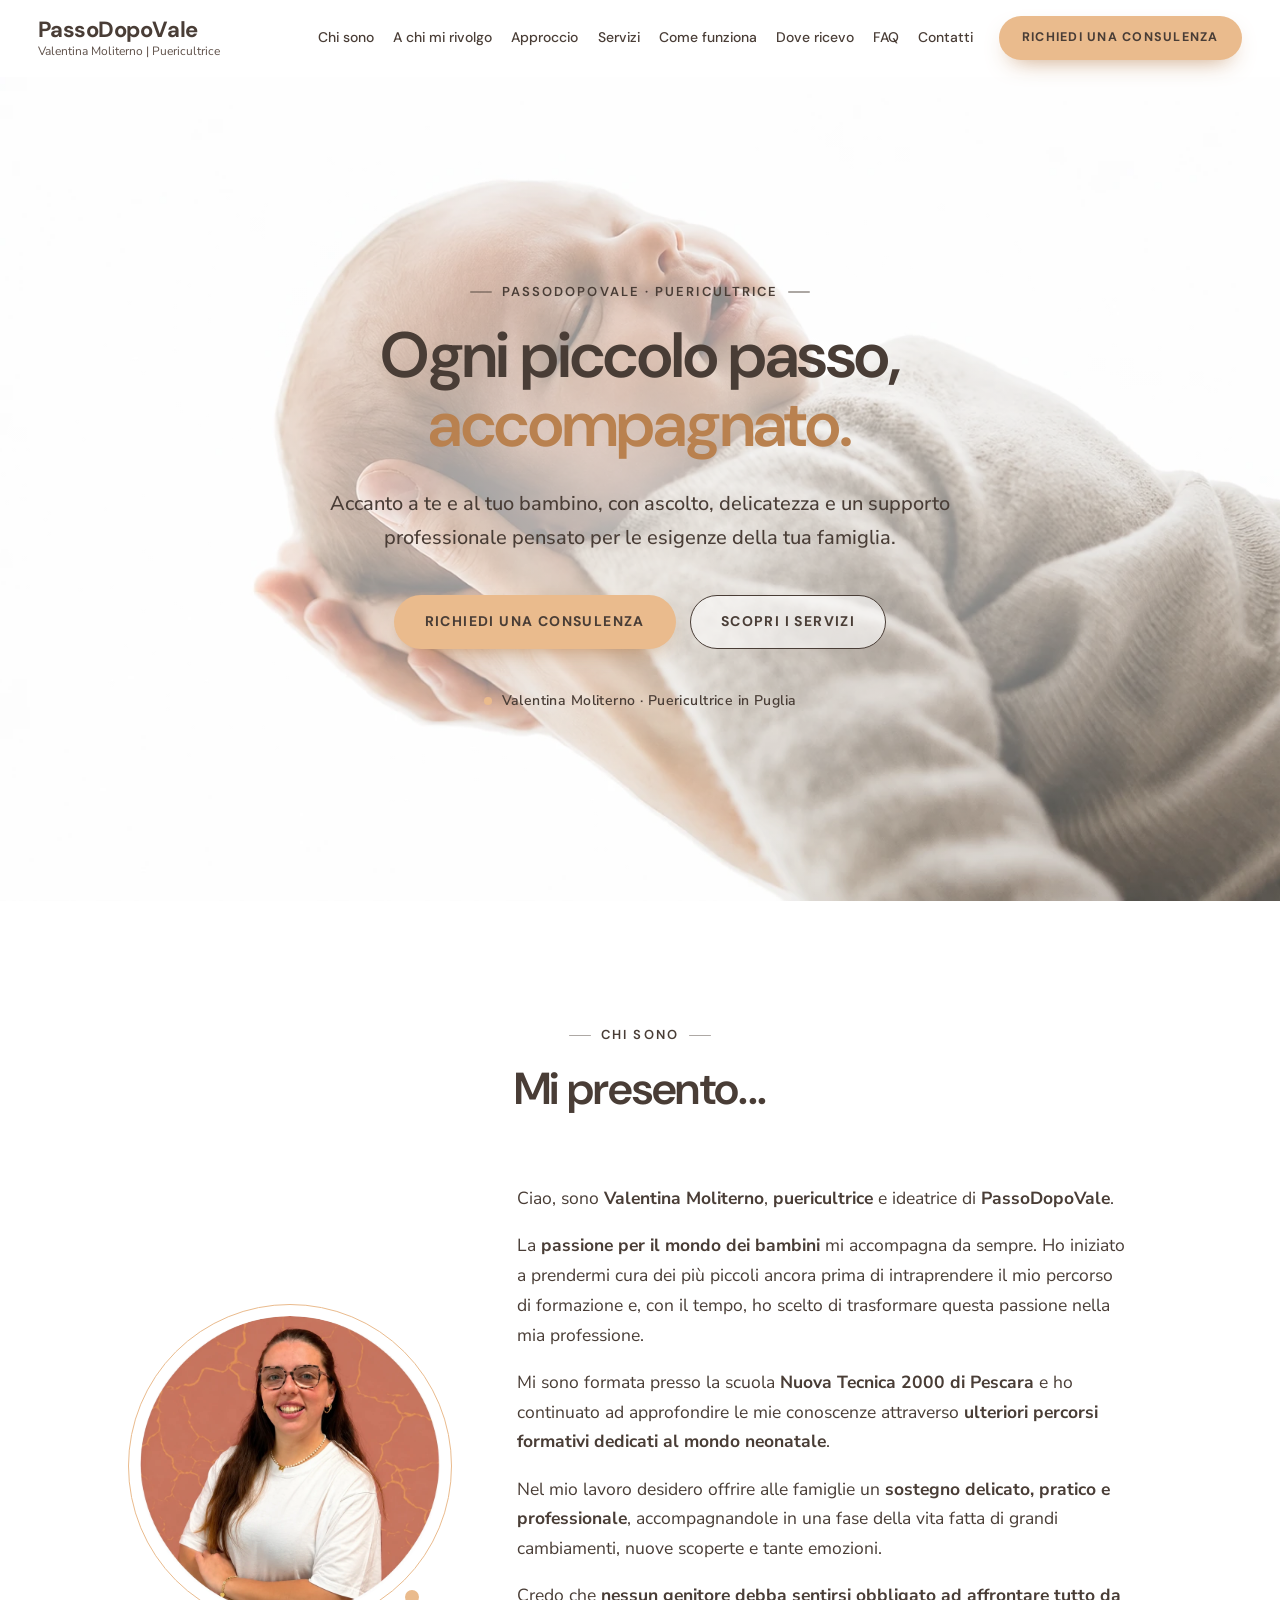
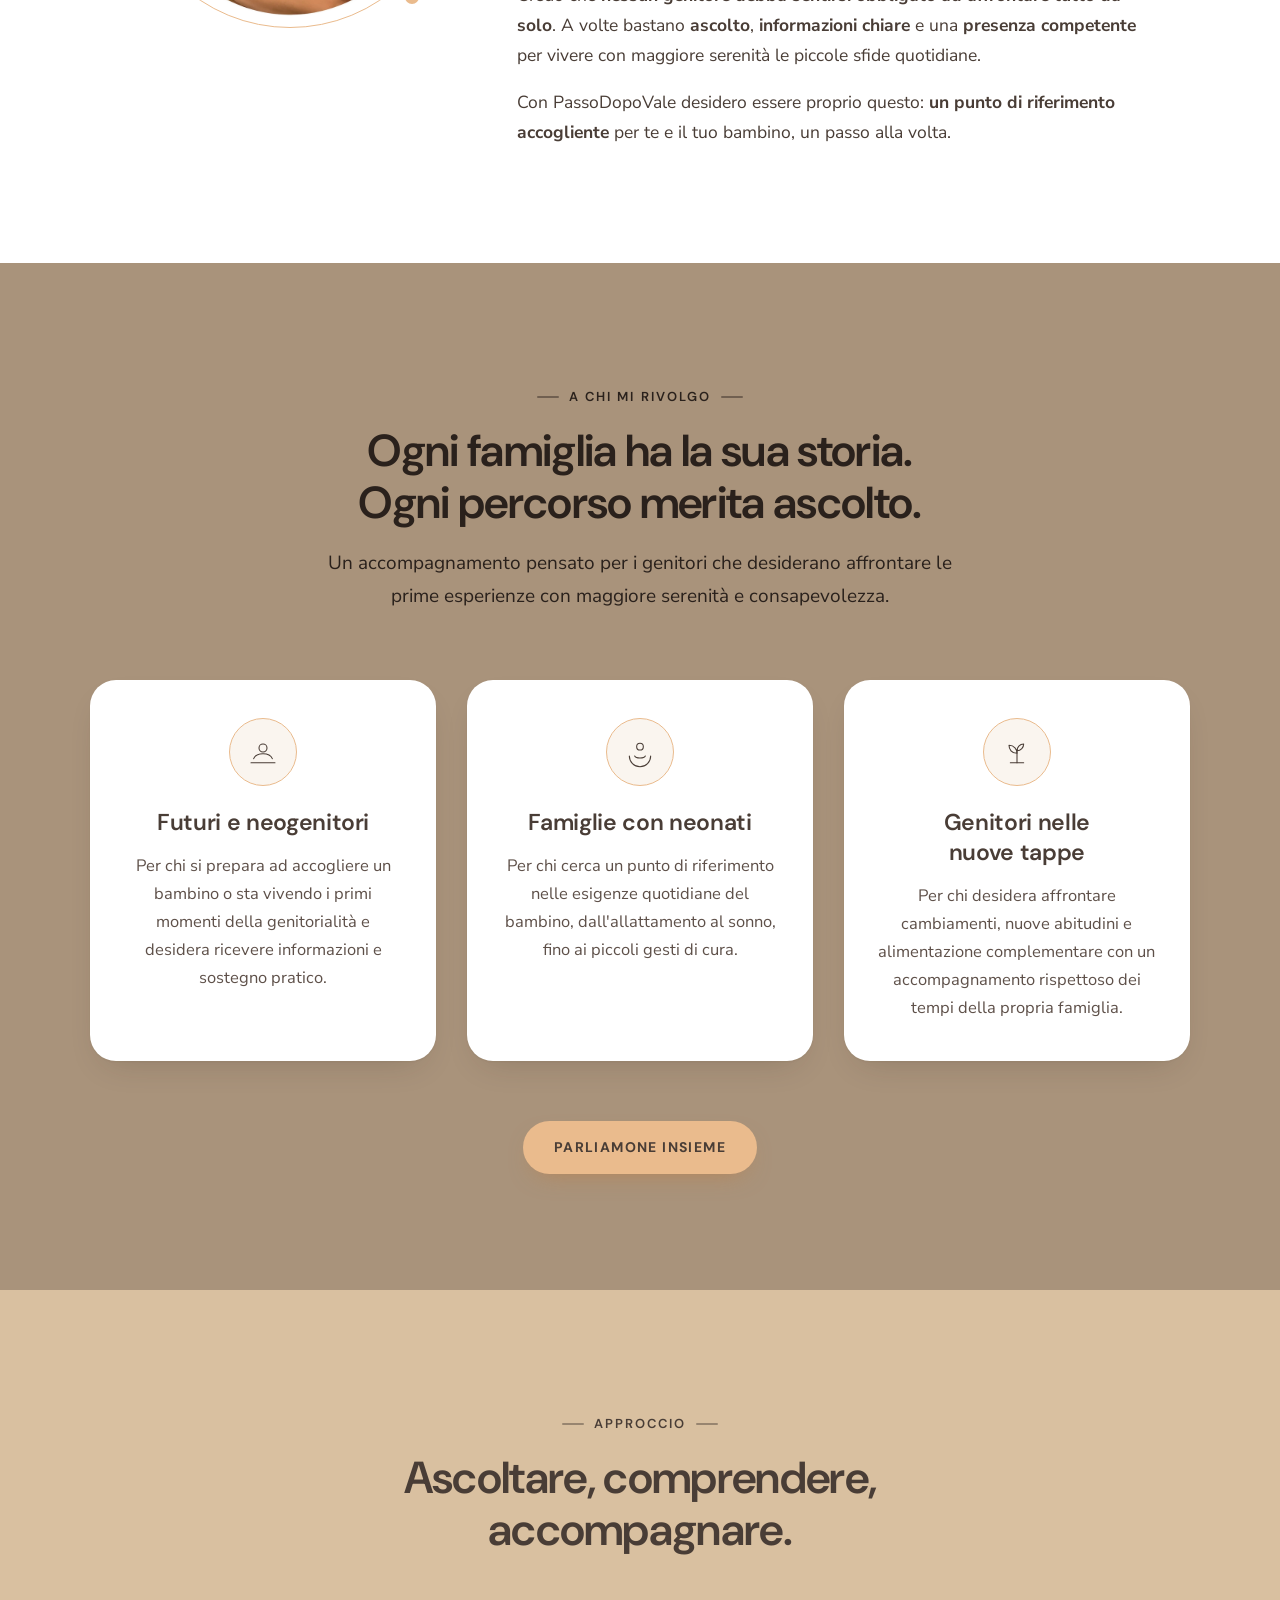
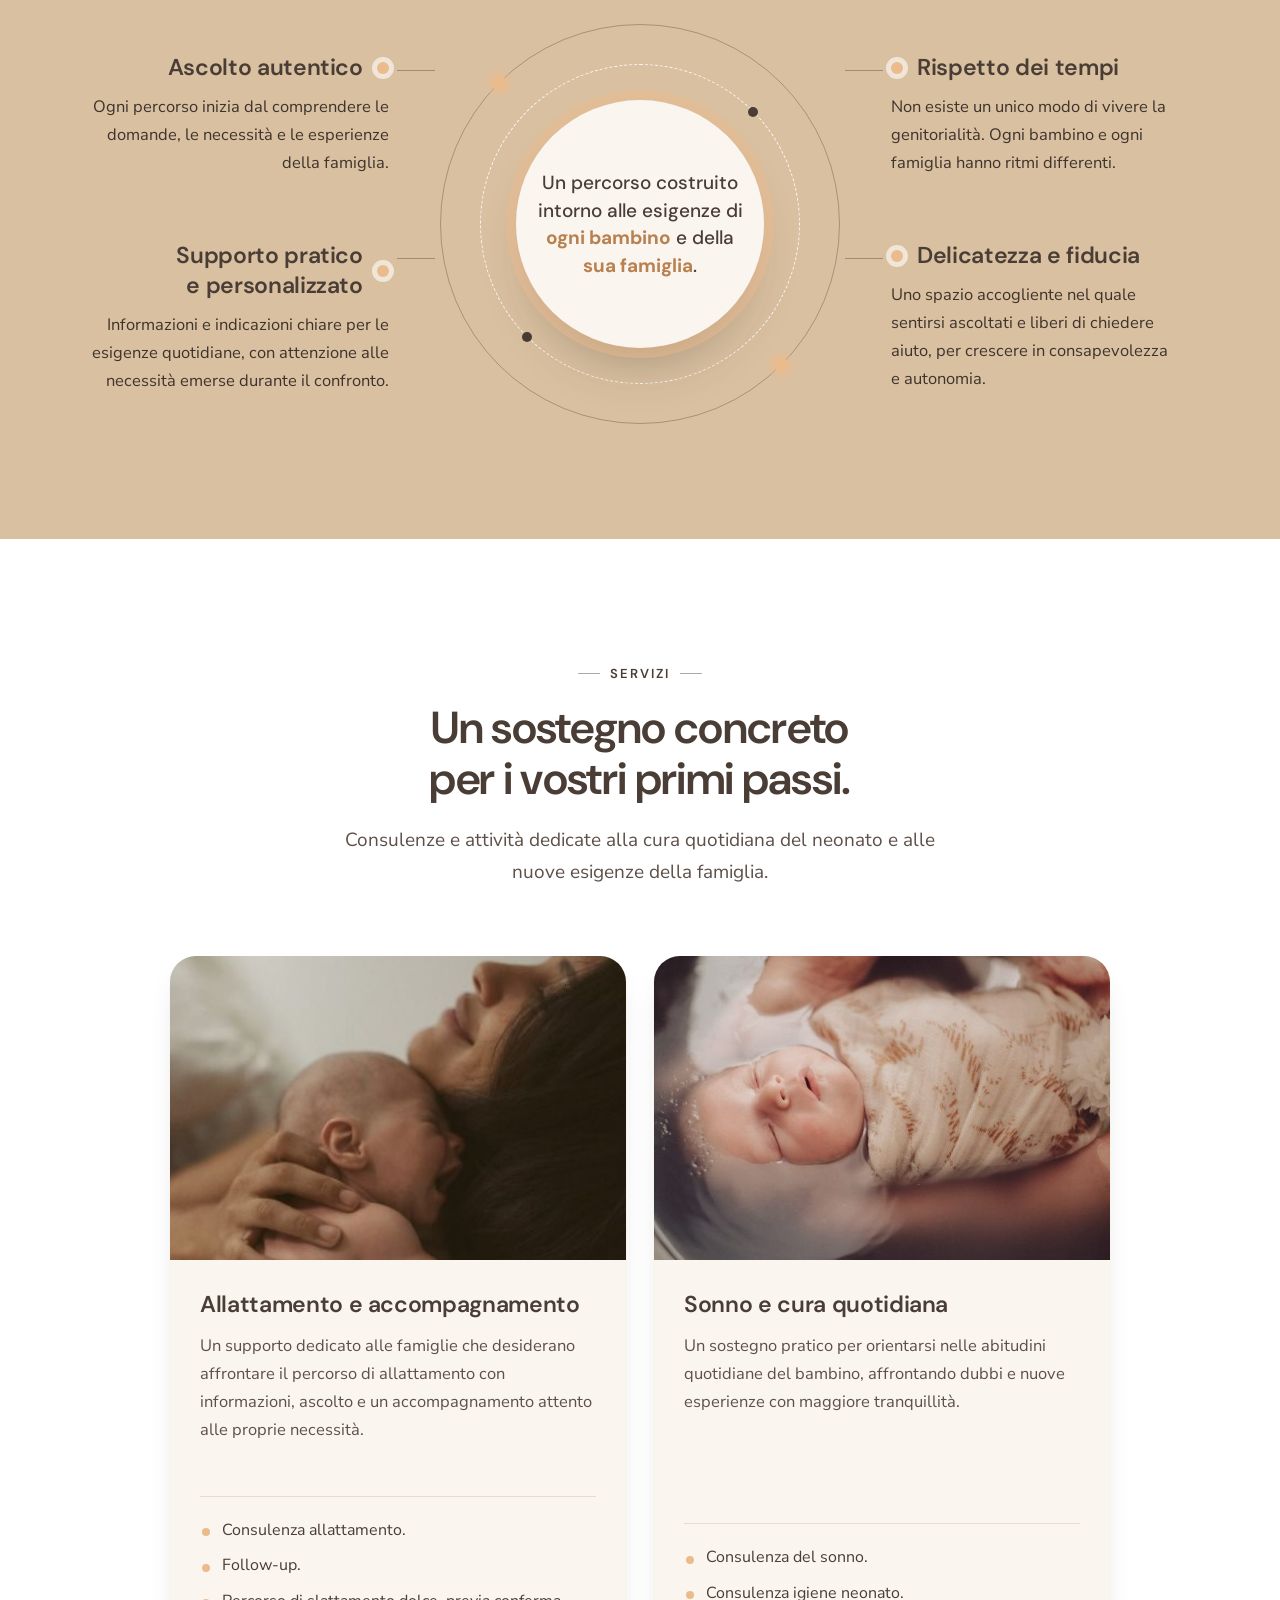
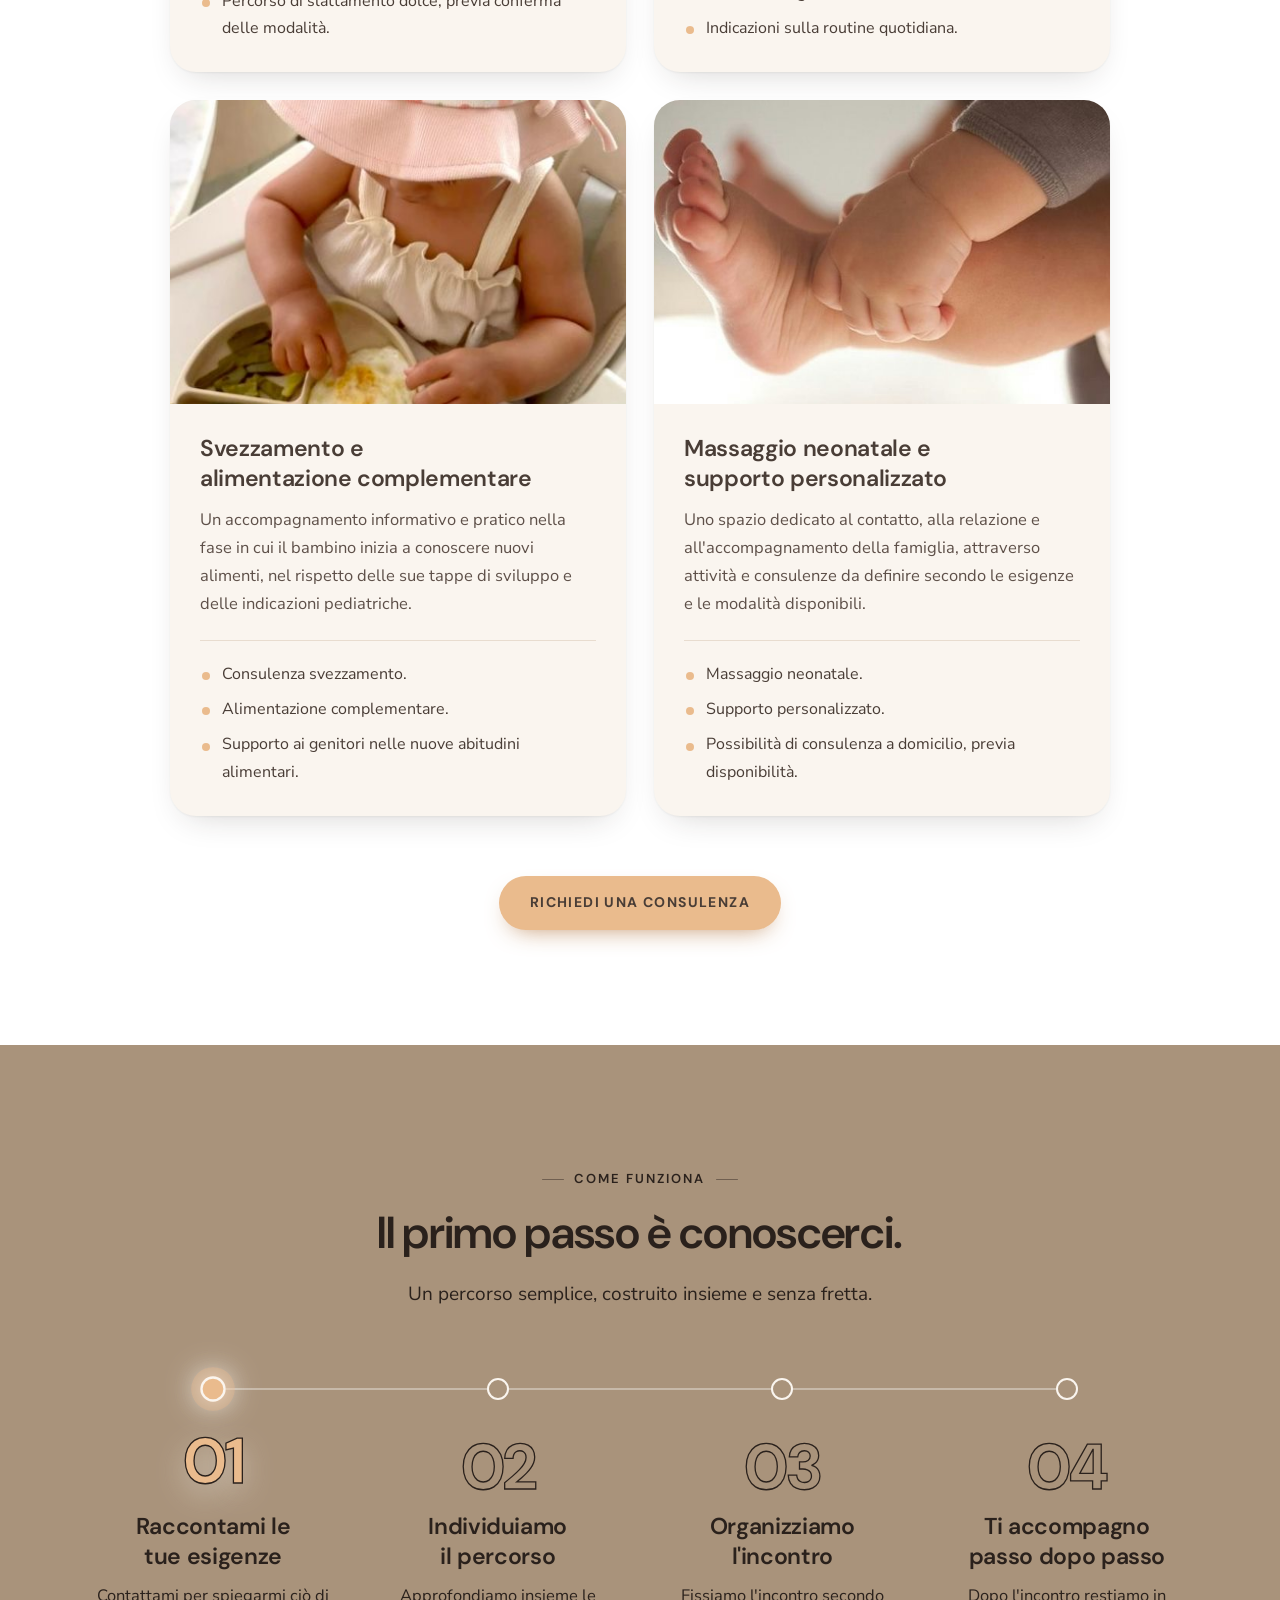
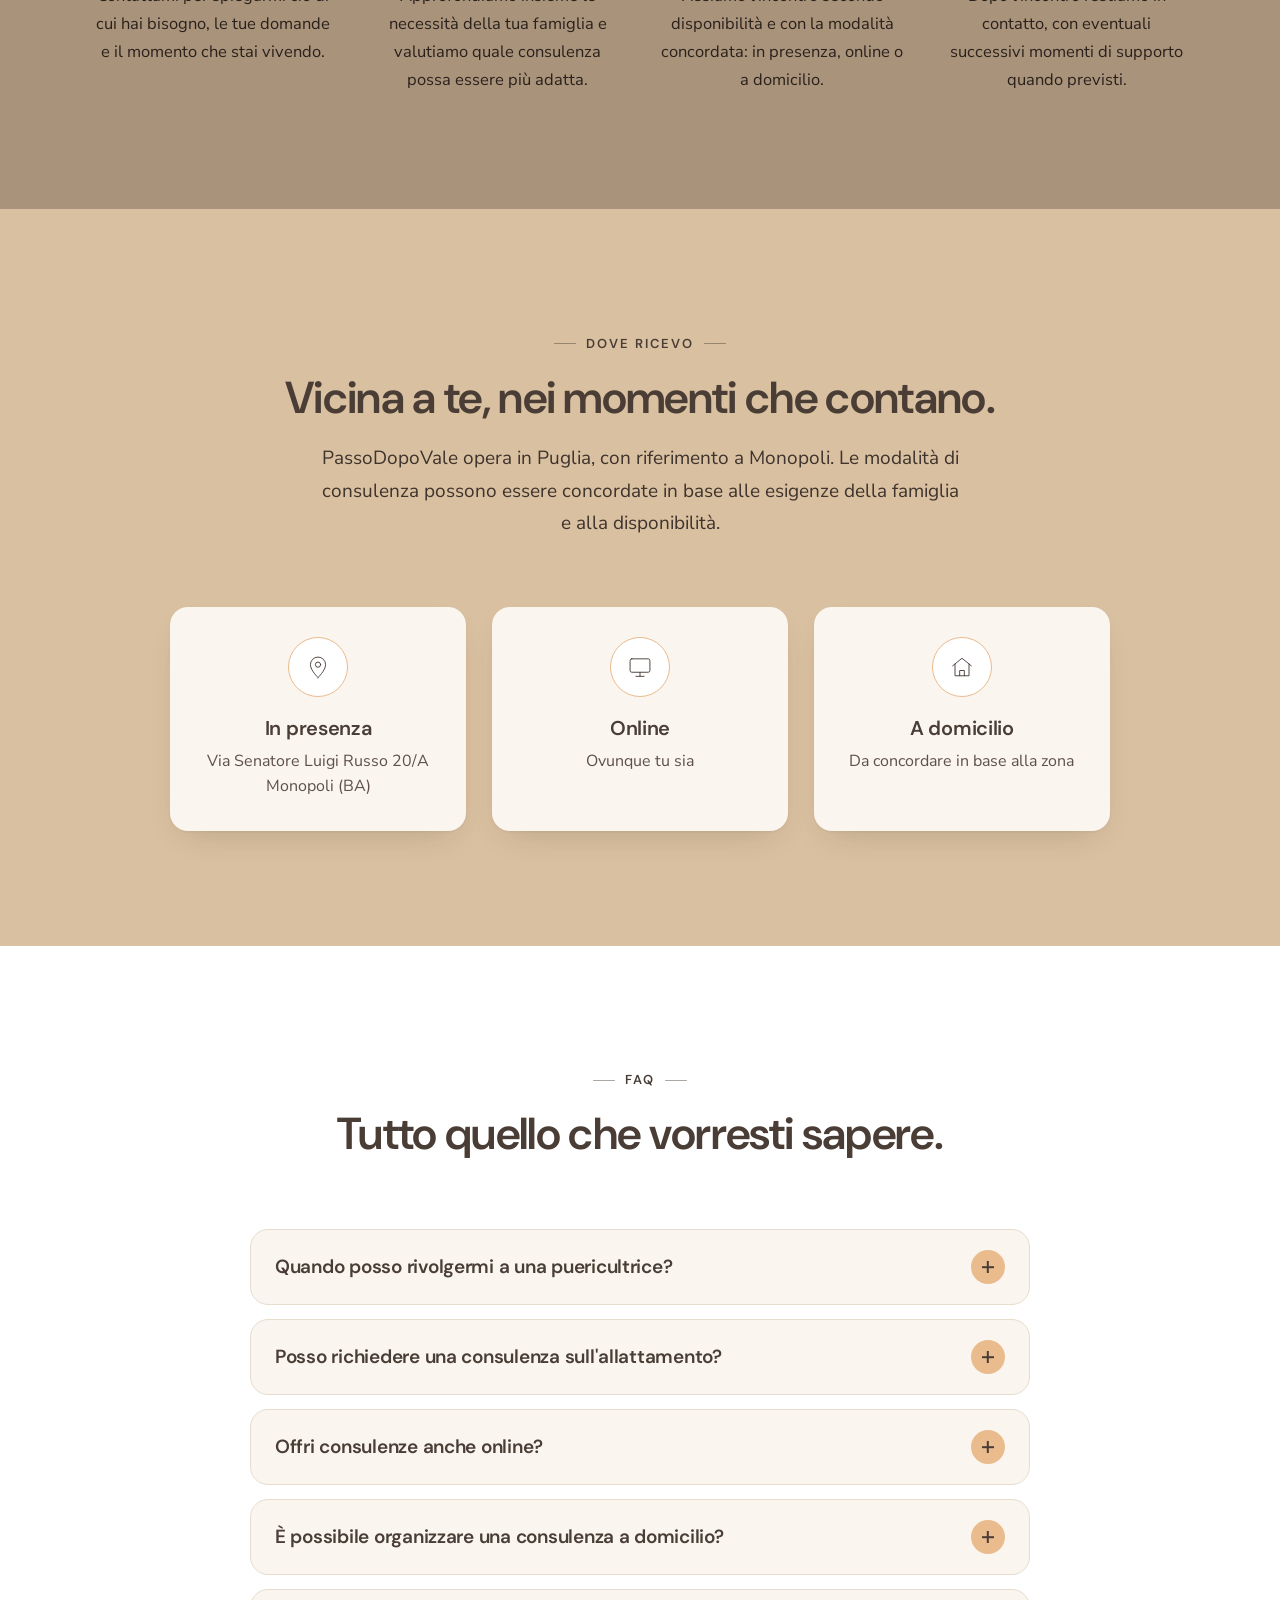
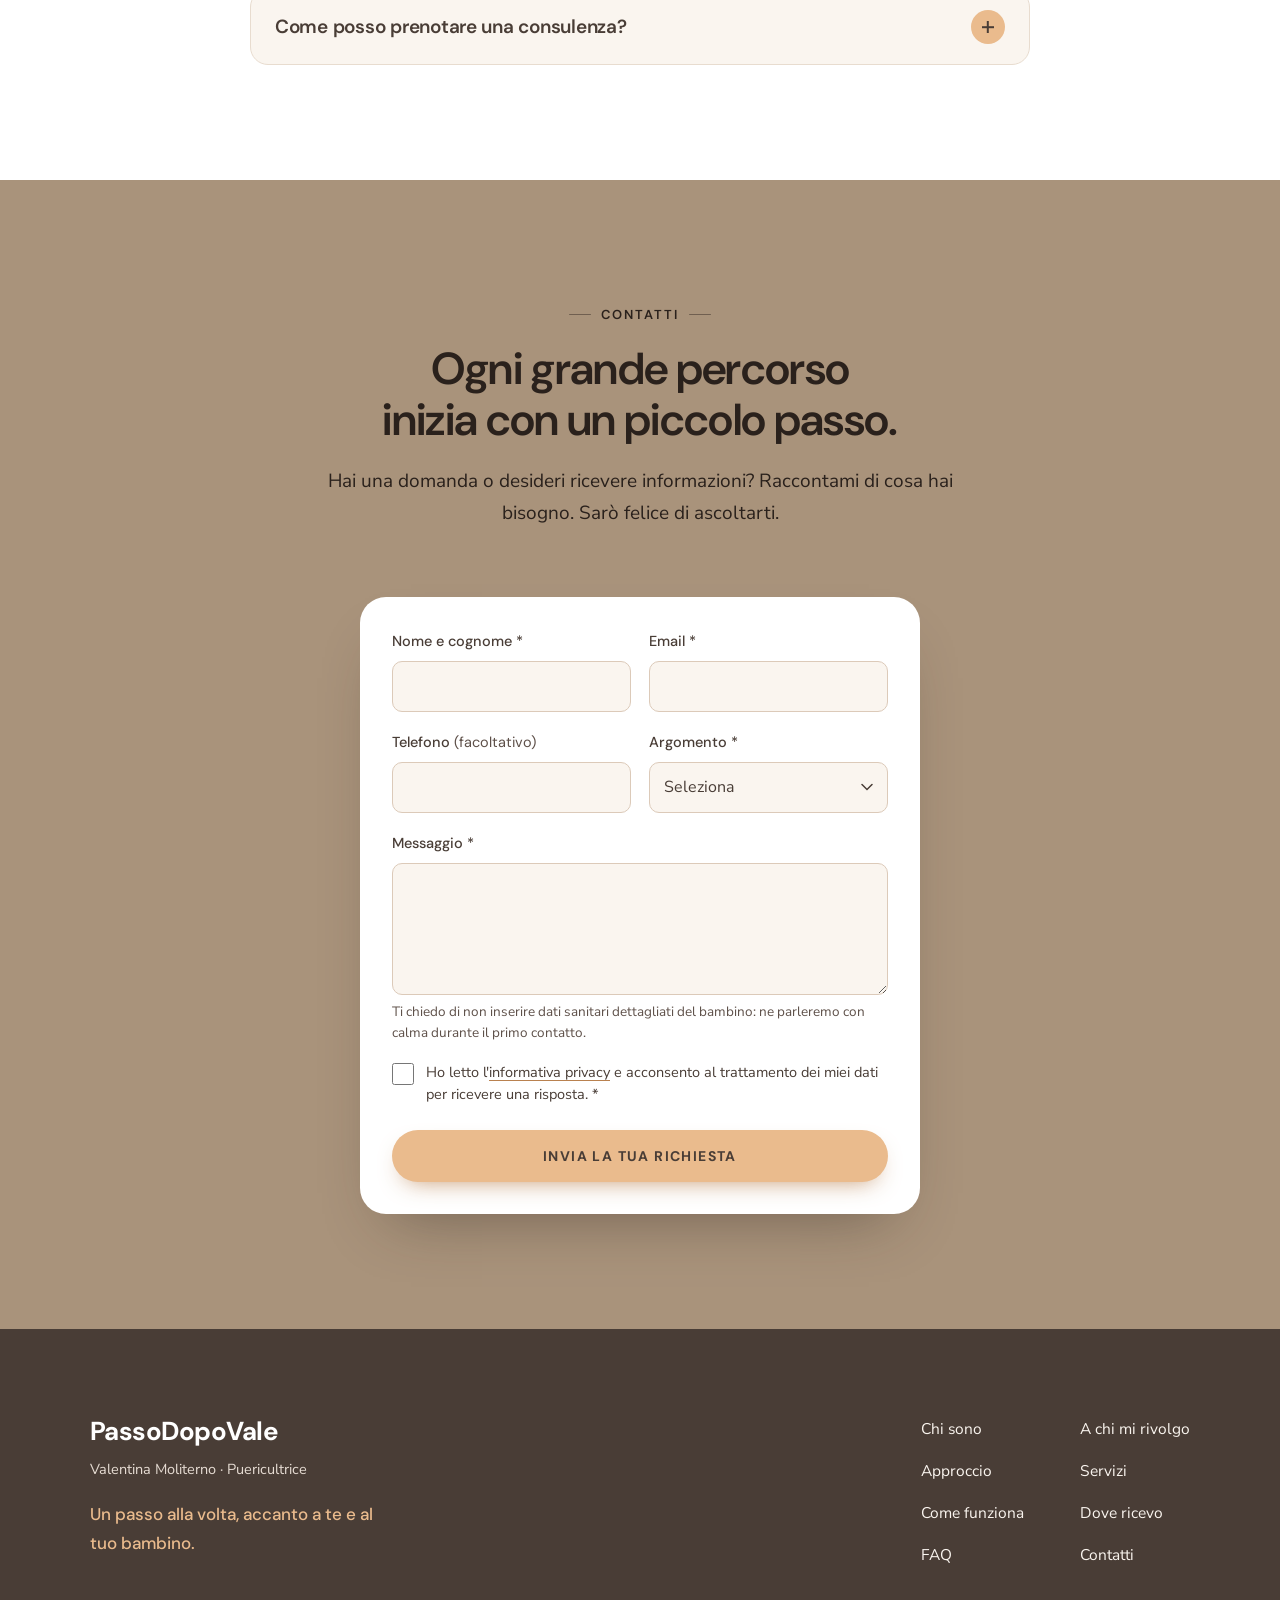
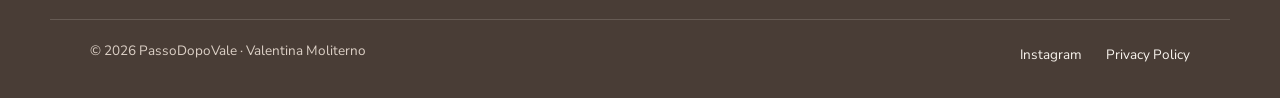
<file: index.html>
<!doctype html>
<html lang="it">
<head>
  <meta charset="utf-8">
  <meta name="viewport" content="width=device-width, initial-scale=1">
  <title>Valentina Moliterno | Puericultrice a Monopoli – PassoDopoVale</title>
  <meta name="description" content="Valentina Moliterno, puericultrice a Monopoli. Consulenze per allattamento, sonno del neonato, svezzamento e supporto alle famiglie. Scopri PassoDopoVale.">
  <meta name="theme-color" content="#FFFFFF">

  <meta property="og:type" content="website">
  <meta property="og:locale" content="it_IT">
  <meta property="og:site_name" content="PassoDopoVale">
  <meta property="og:title" content="Valentina Moliterno | Puericultrice a Monopoli – PassoDopoVale">
  <meta property="og:description" content="Consulenze per allattamento, sonno del neonato, svezzamento e supporto alle famiglie, un passo alla volta.">
  <meta property="og:image" content="assets/hero-neonato.webp">

  <link rel="icon" href="data:image/svg+xml,%3Csvg xmlns='http://www.w3.org/2000/svg' viewBox='0 0 64 64'%3E%3Ccircle cx='32' cy='32' r='32' fill='%23EABB8D'/%3E%3Cpath d='M18 40c6-14 22-14 28 0' fill='none' stroke='%23493D36' stroke-width='4' stroke-linecap='round'/%3E%3Ccircle cx='32' cy='24' r='4' fill='%23493D36'/%3E%3C/svg%3E">

  <link rel="preload" as="image" href="assets/hero-neonato.webp" fetchpriority="high">
  <link rel="preconnect" href="https://fonts.googleapis.com">
  <link rel="preconnect" href="https://fonts.gstatic.com" crossorigin>
  <link rel="stylesheet" href="https://fonts.googleapis.com/css2?family=DM+Sans:opsz,wght@9..40,500;9..40,600;9..40,700&family=Nunito+Sans:opsz,wght@6..12,400;6..12,500;6..12,600;6..12,700&display=swap">
  <link rel="stylesheet" href="css/style.css">
  <script>document.documentElement.classList.add('js');</script>
  <script src="js/main.js" defer></script>
</head>
<body>
  <a class="skip-link" href="#contenuto">Vai al contenuto</a>

  <!-- ============ HEADER ============ -->
  <header class="site-header" id="top">
    <div class="header__inner">
      <a class="brand" href="#home" aria-label="PassoDopoVale, torna all'inizio">
        <span class="brand__name">PassoDopoVale</span>
        <span class="brand__sub">Valentina Moliterno | Puericultrice</span>
      </a>

      <nav class="nav" aria-label="Navigazione principale">
        <ul class="nav__list" id="nav-list">
          <li><a href="#chi-sono">Chi sono</a></li>
          <li><a href="#a-chi-mi-rivolgo">A chi mi rivolgo</a></li>
          <li><a href="#approccio">Approccio</a></li>
          <li><a href="#servizi">Servizi</a></li>
          <li><a href="#come-funziona">Come funziona</a></li>
          <li><a href="#dove-ricevo">Dove ricevo</a></li>
          <li><a href="#faq">FAQ</a></li>
          <li><a href="#contatti">Contatti</a></li>
          <li class="nav__cta-mobile"><a class="btn btn--primary" href="#contatti">Richiedi una consulenza</a></li>
        </ul>
      </nav>

      <a class="btn btn--primary btn--sm header__cta" href="#contatti">Richiedi una consulenza</a>

      <button class="nav-toggle" type="button" aria-expanded="false" aria-controls="nav-list">
        <span class="nav-toggle__bars" aria-hidden="true"></span>
        <span class="sr-only">Apri il menu</span>
      </button>
    </div>
  </header>

  <main id="contenuto">

    <!-- ============ HERO ============ -->
    <section class="hero" id="home" aria-labelledby="hero-title">
      <div class="hero__media" aria-hidden="true">
        <img class="hero__photo" src="assets/hero-neonato.webp" width="1671" height="941" alt="" fetchpriority="high" decoding="async">
        <div class="hero__overlay"></div>
      </div>

      <div class="container hero__content">
        <p class="eyebrow">PassoDopoVale · Puericultrice</p>
        <h1 id="hero-title" class="hero__title"><span class="hero__title-line">Ogni piccolo passo,</span> <span class="hero__title-line hero__title-accent">accompagnato.</span></h1>
        <p class="hero__lead">Accanto a te e al tuo bambino, con ascolto, delicatezza e un supporto professionale pensato per le esigenze della tua famiglia.</p>
        <div class="btn-row">
          <a class="btn btn--primary" href="#contatti">Richiedi una consulenza</a>
          <a class="btn btn--secondary" href="#servizi">Scopri i servizi</a>
        </div>
        <p class="hero__micro">Valentina Moliterno · Puericultrice in Puglia</p>
      </div>
    </section>

    <!-- ============ CHI SONO (bianco) ============ -->
    <section class="section bg-white" id="chi-sono" aria-labelledby="chi-sono-title">
      <div class="container about">
        <figure class="about__photo reveal">
          <span class="about__ring" aria-hidden="true"></span>
          <img src="assets/valentina-moliterno.webp" width="800" height="800" loading="lazy" decoding="async"
               alt="Valentina Moliterno, puericultrice, sorridente con maglietta bianca e occhiali, a braccia incrociate">
        </figure>

        <header class="section-head about__head reveal">
          <p class="eyebrow">Chi sono</p>
          <h2 id="chi-sono-title">Mi presento...</h2>
        </header>

        <div class="about__text reveal">
          <p>Ciao, sono <strong>Valentina Moliterno</strong>, <strong>puericultrice</strong> e ideatrice di <strong>PassoDopoVale</strong>.</p>
          <p>La <strong>passione per il mondo dei bambini</strong> mi accompagna da sempre. Ho iniziato a prendermi cura dei più piccoli ancora prima di intraprendere il mio percorso di formazione e, con il tempo, ho scelto di trasformare questa passione nella mia professione.</p>
          <p>Mi sono formata presso la scuola <strong>Nuova Tecnica 2000 di Pescara</strong> e ho continuato ad approfondire le mie conoscenze attraverso <strong>ulteriori percorsi formativi dedicati al mondo neonatale</strong>.</p>
          <p>Nel mio lavoro desidero offrire alle famiglie un <strong>sostegno delicato, pratico e professionale</strong>, accompagnandole in una fase della vita fatta di grandi cambiamenti, nuove scoperte e tante emozioni.</p>
          <p>Credo che <strong>nessun genitore debba sentirsi obbligato ad affrontare tutto da solo</strong>. A volte bastano <strong>ascolto</strong>, <strong>informazioni chiare</strong> e una <strong>presenza competente</strong> per vivere con maggiore serenità le piccole sfide quotidiane.</p>
          <p>Con PassoDopoVale desidero essere proprio questo: <strong>un punto di riferimento accogliente</strong> per te e il tuo bambino, un passo alla volta.</p>
        </div>
      </div>
    </section>

    <!-- ============ A CHI MI RIVOLGO (A9937B) ============ -->
    <section class="section bg-taupe" id="a-chi-mi-rivolgo" aria-labelledby="target-title">
      <div class="container">
        <header class="section-head reveal">
          <p class="eyebrow">A chi mi rivolgo</p>
          <h2 id="target-title">Ogni famiglia ha la sua storia. Ogni percorso merita ascolto.</h2>
          <p class="section-lead">Un accompagnamento pensato per i genitori che desiderano affrontare le prime esperienze con maggiore serenità e consapevolezza.</p>
        </header>

        <div class="cards-3">
          <article class="t-card reveal">
            <span class="t-card__icon" aria-hidden="true">
              <svg viewBox="0 0 48 48"><path d="M10 34c4-10 24-10 28 0"/><circle cx="24" cy="18" r="6"/><path d="M6 40h36"/></svg>
            </span>
            <h3>Futuri e neogenitori</h3>
            <p>Per chi si prepara ad accogliere un bambino o sta vivendo i primi momenti della genitorialità e desidera ricevere informazioni e sostegno pratico.</p>
          </article>
          <article class="t-card reveal">
            <span class="t-card__icon" aria-hidden="true">
              <svg viewBox="0 0 48 48"><path d="M8 30a16 16 0 0 0 32 0"/><circle cx="24" cy="16" r="5"/><path d="M16 30c2 4 14 4 16 0"/></svg>
            </span>
            <h3>Famiglie con neonati</h3>
            <p>Per chi cerca un punto di riferimento nelle esigenze quotidiane del bambino, dall'allattamento al sonno, fino ai piccoli gesti di cura.</p>
          </article>
          <article class="t-card reveal">
            <span class="t-card__icon" aria-hidden="true">
              <svg viewBox="0 0 48 48"><path d="M24 40V20"/><path d="M24 26c-8 0-12-6-12-12 8 0 12 6 12 12z"/><path d="M24 22c6 0 10-5 10-10-6 0-10 5-10 10z"/><path d="M14 40h20"/></svg>
            </span>
            <h3>Genitori nelle nuove tappe</h3>
            <p>Per chi desidera affrontare cambiamenti, nuove abitudini e alimentazione complementare con un accompagnamento rispettoso dei tempi della propria famiglia.</p>
          </article>
        </div>

        <div class="section-cta reveal">
          <a class="btn btn--primary" href="#contatti">Parliamone insieme</a>
        </div>
      </div>
    </section>

    <!-- ============ APPROCCIO (D9C0A0) ============ -->
    <section class="section bg-sand" id="approccio" aria-labelledby="approccio-title">
      <div class="container">
        <header class="section-head reveal">
          <p class="eyebrow">Approccio</p>
          <h2 id="approccio-title">Ascoltare, comprendere, accompagnare.</h2>
        </header>

        <div class="orbit">
          <div class="orbit__core reveal" aria-hidden="true">
            <span class="orbit__ring orbit__ring--1"></span>
            <span class="orbit__ring orbit__ring--2"></span>
            <span class="orbit__ring orbit__ring--3"></span>
          </div>
          <p class="orbit__claim reveal">Un percorso costruito intorno alle esigenze di <em>ogni bambino</em> e della <em>sua famiglia</em>.</p>

          <ul class="orbit__list">
            <li class="orbit__item orbit__item--tl reveal">
              <h3>Ascolto autentico</h3>
              <p>Ogni percorso inizia dal comprendere le domande, le necessità e le esperienze della famiglia.</p>
            </li>
            <li class="orbit__item orbit__item--tr reveal">
              <h3>Rispetto dei tempi</h3>
              <p>Non esiste un unico modo di vivere la genitorialità. Ogni bambino e ogni famiglia hanno ritmi differenti.</p>
            </li>
            <li class="orbit__item orbit__item--bl reveal">
              <h3>Supporto pratico e personalizzato</h3>
              <p>Informazioni e indicazioni chiare per le esigenze quotidiane, con attenzione alle necessità emerse durante il confronto.</p>
            </li>
            <li class="orbit__item orbit__item--br reveal">
              <h3>Delicatezza e fiducia</h3>
              <p>Uno spazio accogliente nel quale sentirsi ascoltati e liberi di chiedere aiuto, per crescere in consapevolezza e autonomia.</p>
            </li>
          </ul>
        </div>
      </div>
    </section>

    <!-- ============ SERVIZI (bianco) ============ -->
    <section class="section bg-white" id="servizi" aria-labelledby="servizi-title">
      <div class="container">
        <header class="section-head reveal">
          <p class="eyebrow">Servizi</p>
          <h2 id="servizi-title">Un sostegno concreto per i vostri primi passi.</h2>
          <p class="section-lead">Consulenze e attività dedicate alla cura quotidiana del neonato e alle nuove esigenze della famiglia.</p>
        </header>

        <div class="cards-2x2">
          <article class="s-card reveal">
            <div class="s-card__media">
              <img src="assets/servizio-allattamento.jpg" width="418" height="519" loading="lazy" decoding="async" style="object-position: 50% 30%"
                   alt="Mamma che tiene il suo neonato pelle a pelle sul petto">
            </div>
            <div class="s-card__body">
              <h3>Allattamento e accompagnamento</h3>
              <p>Un supporto dedicato alle famiglie che desiderano affrontare il percorso di allattamento con informazioni, ascolto e un accompagnamento attento alle proprie necessità.</p>
              <ul class="dot-list">
                <li>Consulenza allattamento.</li>
                <li>Follow-up.</li>
                <li>Percorso di slattamento dolce, previa conferma delle modalità.</li>
              </ul>
            </div>
          </article>

          <article class="s-card reveal">
            <div class="s-card__media">
              <img src="assets/servizio-cura-quotidiana.jpg" width="590" height="399" loading="lazy" decoding="async"
                   alt="Neonato avvolto in una mussola durante il bagnetto, sostenuto dalle mani di un adulto">
            </div>
            <div class="s-card__body">
              <h3>Sonno e cura quotidiana</h3>
              <p>Un sostegno pratico per orientarsi nelle abitudini quotidiane del bambino, affrontando dubbi e nuove esperienze con maggiore tranquillità.</p>
              <ul class="dot-list">
                <li>Consulenza del sonno.</li>
                <li>Consulenza igiene neonato.</li>
                <li>Indicazioni sulla routine quotidiana.</li>
              </ul>
            </div>
          </article>

          <article class="s-card reveal">
            <div class="s-card__media">
              <img src="assets/servizio-svezzamento.jpg" width="447" height="377" loading="lazy" decoding="async"
                   alt="Bambina seduta sul seggiolone che assaggia da sola il cibo nel piattino">
            </div>
            <div class="s-card__body">
              <h3>Svezzamento e alimentazione complementare</h3>
              <p>Un accompagnamento informativo e pratico nella fase in cui il bambino inizia a conoscere nuovi alimenti, nel rispetto delle sue tappe di sviluppo e delle indicazioni pediatriche.</p>
              <ul class="dot-list">
                <li>Consulenza svezzamento.</li>
                <li>Alimentazione complementare.</li>
                <li>Supporto ai genitori nelle nuove abitudini alimentari.</li>
              </ul>
            </div>
          </article>

          <article class="s-card reveal">
            <div class="s-card__media">
              <img src="assets/servizio-massaggio.jpg" width="594" height="447" loading="lazy" decoding="async"
                   alt="Dettaglio della manina di un neonato che stringe il proprio piedino">
            </div>
            <div class="s-card__body">
              <h3>Massaggio neonatale e supporto personalizzato</h3>
              <p>Uno spazio dedicato al contatto, alla relazione e all'accompagnamento della famiglia, attraverso attività e consulenze da definire secondo le esigenze e le modalità disponibili.</p>
              <ul class="dot-list">
                <li>Massaggio neonatale.</li>
                <li>Supporto personalizzato.</li>
                <li>Possibilità di consulenza a domicilio, previa disponibilità.</li>
              </ul>
            </div>
          </article>
        </div>

        <div class="section-cta reveal">
          <a class="btn btn--primary" href="#contatti">Richiedi una consulenza</a>
        </div>
      </div>
    </section>

    <!-- ============ COME FUNZIONA (A9937B) ============ -->
    <section class="section bg-taupe" id="come-funziona" aria-labelledby="come-title">
      <div class="container">
        <header class="section-head reveal">
          <p class="eyebrow">Come funziona</p>
          <h2 id="come-title">Il primo passo è conoscerci.</h2>
          <p class="section-lead">Un percorso semplice, costruito insieme e senza fretta.</p>
        </header>

        <div class="path" data-path>
          <div class="path__track" aria-hidden="true"><span class="path__fill"></span></div>
          <ol class="path__steps">
            <li class="path__step">
              <span class="path__node" aria-hidden="true"></span>
              <span class="path__num" aria-hidden="true">01</span>
              <h3>Raccontami le tue esigenze</h3>
              <p>Contattami per spiegarmi ciò di cui hai bisogno, le tue domande e il momento che stai vivendo.</p>
            </li>
            <li class="path__step">
              <span class="path__node" aria-hidden="true"></span>
              <span class="path__num" aria-hidden="true">02</span>
              <h3>Individuiamo il percorso</h3>
              <p>Approfondiamo insieme le necessità della tua famiglia e valutiamo quale consulenza possa essere più adatta.</p>
            </li>
            <li class="path__step">
              <span class="path__node" aria-hidden="true"></span>
              <span class="path__num" aria-hidden="true">03</span>
              <h3>Organizziamo l'incontro</h3>
              <p>Fissiamo l'incontro secondo disponibilità e con la modalità concordata: in presenza, online o a domicilio.</p>
            </li>
            <li class="path__step">
              <span class="path__node" aria-hidden="true"></span>
              <span class="path__num" aria-hidden="true">04</span>
              <h3>Ti accompagno passo dopo passo</h3>
              <p>Dopo l'incontro restiamo in contatto, con eventuali successivi momenti di supporto quando previsti.</p>
            </li>
          </ol>
        </div>
      </div>
    </section>

    <!-- ============ DOVE RICEVO (D9C0A0) ============ -->
    <section class="section bg-sand" id="dove-ricevo" aria-labelledby="dove-title">
      <div class="container">
        <header class="section-head reveal">
          <p class="eyebrow">Dove ricevo</p>
          <h2 id="dove-title">Vicina a te, nei momenti che contano.</h2>
          <p class="section-lead">PassoDopoVale opera in Puglia, con riferimento a Monopoli. Le modalità di consulenza possono essere concordate in base alle esigenze della famiglia e alla disponibilità.</p>
        </header>

        <div class="places">
          <div class="place reveal">
            <span class="place__icon" aria-hidden="true">
              <svg viewBox="0 0 48 48"><path d="M24 42s-13-12-13-22a13 13 0 0 1 26 0c0 10-13 22-13 22z"/><circle cx="24" cy="20" r="4.5"/></svg>
            </span>
            <h3>In presenza</h3>
            <p>Via Senatore Luigi Russo 20/A<br>Monopoli (BA)</p>
          </div>
          <div class="place reveal">
            <span class="place__icon" aria-hidden="true">
              <svg viewBox="0 0 48 48"><rect x="7" y="10" width="34" height="23" rx="3"/><path d="M17 40h14M24 33v7"/></svg>
            </span>
            <h3>Online</h3>
            <p>Ovunque tu sia</p>
          </div>
          <div class="place reveal">
            <span class="place__icon" aria-hidden="true">
              <svg viewBox="0 0 48 48"><path d="M8 22 24 9l16 13"/><path d="M12 19v20h24V19"/><path d="M20 39v-9h8v9"/></svg>
            </span>
            <h3>A domicilio</h3>
            <p>Da concordare in base alla zona</p>
          </div>
        </div>
      </div>
    </section>

    <!-- ============ FAQ (bianco) ============ -->
    <section class="section bg-white" id="faq" aria-labelledby="faq-title">
      <div class="container container--narrow">
        <header class="section-head reveal">
          <p class="eyebrow">FAQ</p>
          <h2 id="faq-title">Tutto quello che vorresti sapere.</h2>
        </header>

        <div class="faq reveal">
          <div class="faq__item">
            <h3 class="faq__q">
              <button type="button" aria-expanded="false" aria-controls="faq-a1" id="faq-q1">
                <span>Quando posso rivolgermi a una puericultrice?</span><span class="faq__icon" aria-hidden="true"></span>
              </button>
            </h3>
            <div class="faq__a" id="faq-a1" role="region" aria-labelledby="faq-q1" hidden>
              <p>Puoi contattarmi quando desideri ricevere informazioni e supporto pratico nella cura quotidiana del tuo bambino, soprattutto durante le prime fasi della genitorialità.</p>
            </div>
          </div>
          <div class="faq__item">
            <h3 class="faq__q">
              <button type="button" aria-expanded="false" aria-controls="faq-a2" id="faq-q2">
                <span>Posso richiedere una consulenza sull'allattamento?</span><span class="faq__icon" aria-hidden="true"></span>
              </button>
            </h3>
            <div class="faq__a" id="faq-a2" role="region" aria-labelledby="faq-q2" hidden>
              <p>Sì, tra le attività che propongo ci sono consulenze dedicate all'allattamento e incontri di follow-up. Durante il primo contatto approfondisco con te le tue esigenze e valutiamo insieme il tipo di supporto più adatto.</p>
            </div>
          </div>
          <div class="faq__item">
            <h3 class="faq__q">
              <button type="button" aria-expanded="false" aria-controls="faq-a3" id="faq-q3">
                <span>Offri consulenze anche online?</span><span class="faq__icon" aria-hidden="true"></span>
              </button>
            </h3>
            <div class="faq__a" id="faq-a3" role="region" aria-labelledby="faq-q3" hidden>
              <p>Sì, offro consulenze sia online sia in presenza. Valuto con te la modalità più adatta in base al servizio richiesto e alla mia disponibilità.</p>
            </div>
          </div>
          <div class="faq__item">
            <h3 class="faq__q">
              <button type="button" aria-expanded="false" aria-controls="faq-a4" id="faq-q4">
                <span>È possibile organizzare una consulenza a domicilio?</span><span class="faq__icon" aria-hidden="true"></span>
              </button>
            </h3>
            <div class="faq__a" id="faq-a4" role="region" aria-labelledby="faq-q4" hidden>
              <p>Sì, tra le attività che propongo ci sono anche le consulenze a domicilio. Contattami e verifico con te la mia disponibilità e le zone che posso raggiungere.</p>
            </div>
          </div>
          <div class="faq__item">
            <h3 class="faq__q">
              <button type="button" aria-expanded="false" aria-controls="faq-a5" id="faq-q5">
                <span>Come posso prenotare una consulenza?</span><span class="faq__icon" aria-hidden="true"></span>
              </button>
            </h3>
            <div class="faq__a" id="faq-a5" role="region" aria-labelledby="faq-q5" hidden>
              <p>Puoi scrivermi attraverso il modulo che trovi qui sotto, raccontandomi brevemente le tue esigenze. Ti risponderò con tutte le informazioni necessarie per concordare insieme il percorso.</p>
            </div>
          </div>
        </div>
      </div>
    </section>

    <!-- ============ CONTATTI (A9937B) ============ -->
    <section class="section bg-taupe" id="contatti" aria-labelledby="contatti-title">
      <div class="container">
        <header class="section-head reveal">
          <p class="eyebrow">Contatti</p>
          <h2 id="contatti-title">Ogni grande percorso inizia con un piccolo passo.</h2>
          <p class="section-lead">Hai una domanda o desideri ricevere informazioni? Raccontami di cosa hai bisogno. Sarò felice di ascoltarti.</p>
        </header>

        <form class="form reveal" id="contact-form" novalidate
              data-endpoint=""
              data-fallback-email="valentina.moliterno13@gmail.com">
          <!--
            INVIO MODULO — impostare data-endpoint con l'URL di un servizio di invio
            (es. Formspree: https://formspree.io/f/xxxxxxx).
            Finché è vuoto il modulo NON simula l'invio: propone di inviare il messaggio via email.
          -->
          <div class="form__row form__row--2">
            <div class="field">
              <label for="f-name">Nome e cognome <span aria-hidden="true">*</span></label>
              <input id="f-name" name="nome" type="text" autocomplete="name" required>
            </div>
            <div class="field">
              <label for="f-email">Email <span aria-hidden="true">*</span></label>
              <input id="f-email" name="email" type="email" autocomplete="email" required>
            </div>
          </div>
          <div class="form__row form__row--2">
            <div class="field">
              <label for="f-phone">Telefono <span class="field__opt">(facoltativo)</span></label>
              <input id="f-phone" name="telefono" type="tel" autocomplete="tel" inputmode="tel">
            </div>
            <div class="field">
              <label for="f-topic">Argomento <span aria-hidden="true">*</span></label>
              <select id="f-topic" name="argomento" required>
                <option value="">Seleziona</option>
                <option>Allattamento e accompagnamento</option>
                <option>Sonno e cura quotidiana</option>
                <option>Svezzamento e alimentazione complementare</option>
                <option>Massaggio neonatale e supporto personalizzato</option>
                <option>Informazioni generali</option>
              </select>
            </div>
          </div>
          <div class="field">
            <label for="f-msg">Messaggio <span aria-hidden="true">*</span></label>
            <textarea id="f-msg" name="messaggio" rows="4" required aria-describedby="f-msg-hint"></textarea>
            <p class="field__hint" id="f-msg-hint">Ti chiedo di non inserire dati sanitari dettagliati del bambino: ne parleremo con calma durante il primo contatto.</p>
          </div>
          <div class="field field--check">
            <input id="f-privacy" name="privacy" type="checkbox" required>
            <label for="f-privacy">Ho letto l'<a href="privacy.html">informativa privacy</a> e acconsento al trattamento dei miei dati per ricevere una risposta. <span aria-hidden="true">*</span></label>
          </div>

          <button class="btn btn--primary btn--block" type="submit">Invia la tua richiesta</button>
          <div class="form__status" role="status" aria-live="polite"></div>
        </form>
      </div>
    </section>
  </main>

  <!-- ============ FOOTER ============ -->
  <footer class="site-footer">
    <div class="container footer__inner">
      <div class="footer__brand">
        <p class="footer__name">PassoDopoVale</p>
        <p class="footer__sub">Valentina Moliterno · Puericultrice</p>
        <p class="footer__claim">Un passo alla volta, accanto a te e al tuo bambino.</p>
      </div>
      <nav class="footer__nav" aria-label="Link del footer">
        <ul>
          <li><a href="#chi-sono">Chi sono</a></li>
          <li><a href="#a-chi-mi-rivolgo">A chi mi rivolgo</a></li>
          <li><a href="#approccio">Approccio</a></li>
          <li><a href="#servizi">Servizi</a></li>
          <li><a href="#come-funziona">Come funziona</a></li>
          <li><a href="#dove-ricevo">Dove ricevo</a></li>
          <li><a href="#faq">FAQ</a></li>
          <li><a href="#contatti">Contatti</a></li>
        </ul>
      </nav>
    </div>
    <div class="container footer__bottom">
      <p>© <span data-year>2026</span> PassoDopoVale · Valentina Moliterno</p>
      <p class="footer__legal">
        <a href="https://www.instagram.com/passodopovale/" target="_blank" rel="noopener">Instagram<span class="sr-only"> (si apre in una nuova scheda)</span></a>
        <a href="privacy.html">Privacy Policy</a>
      </p>
    </div>
  </footer>
</body>
</html>
</file>
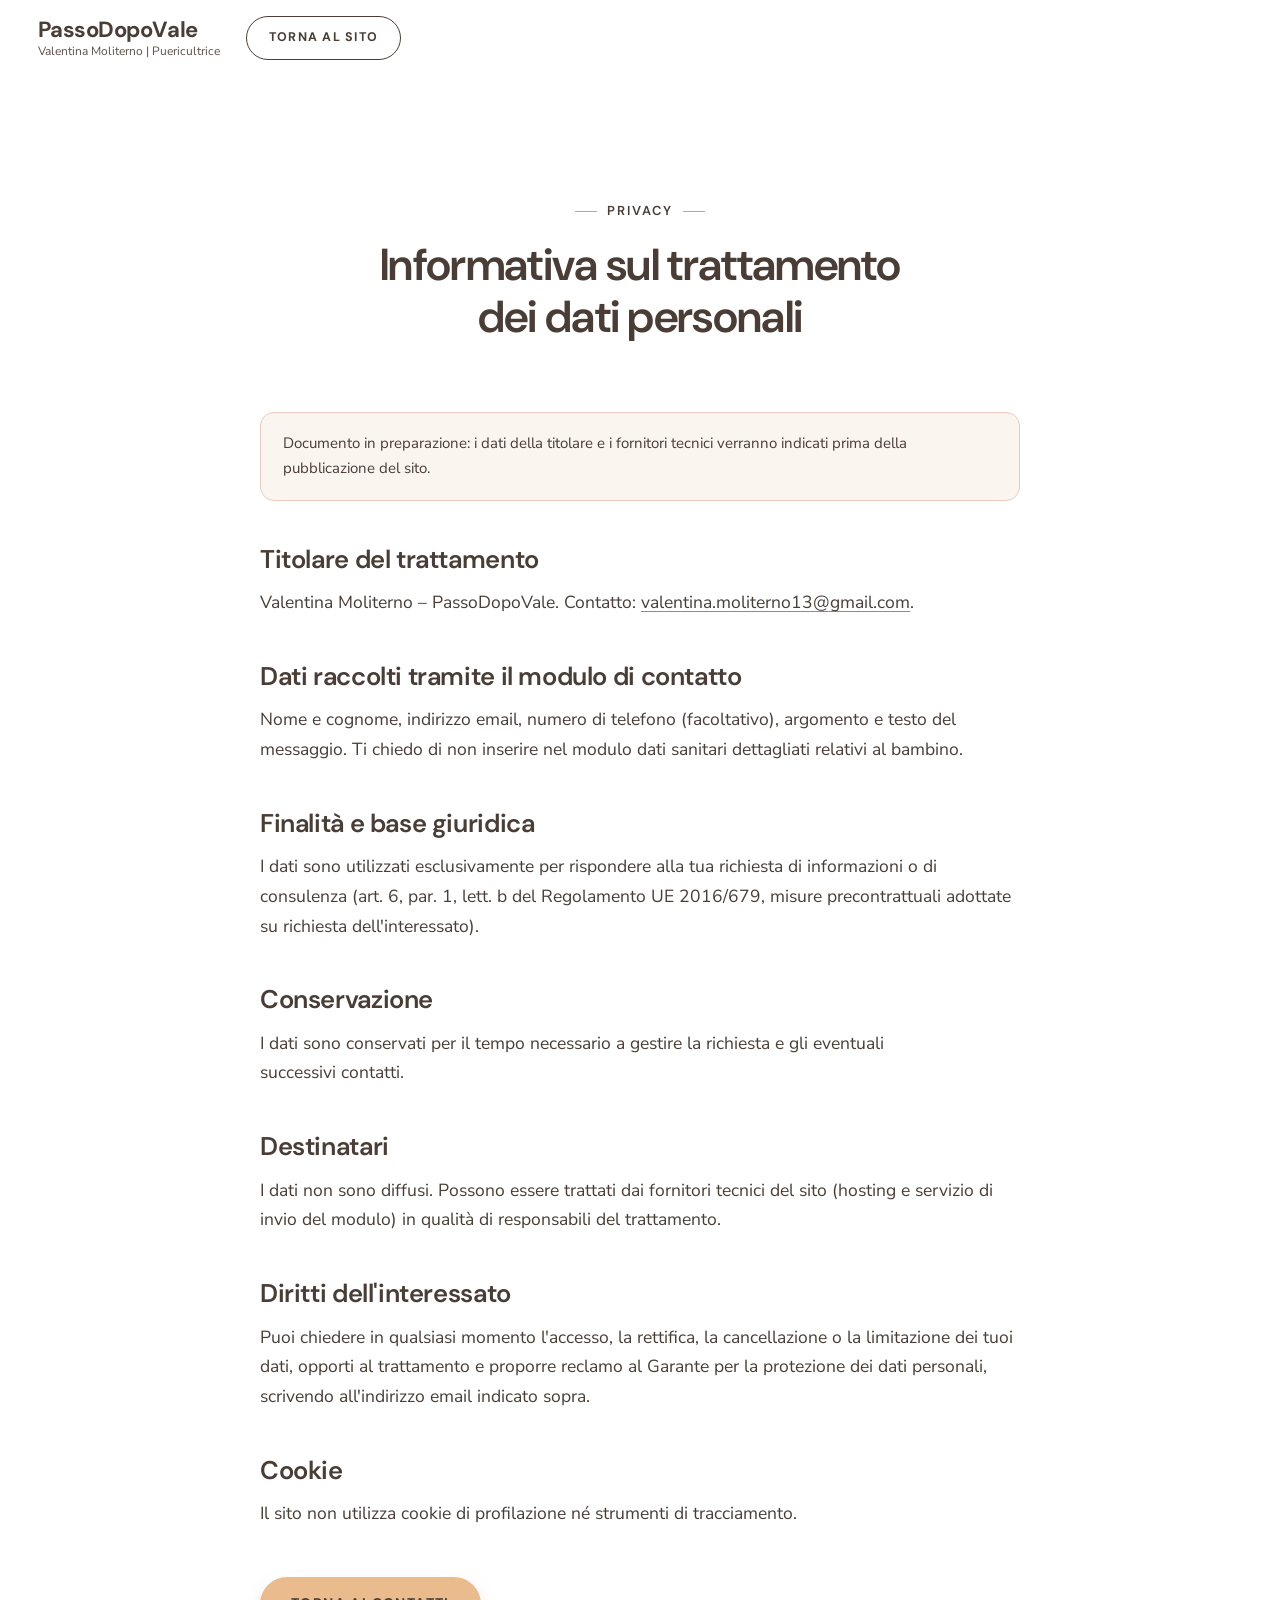
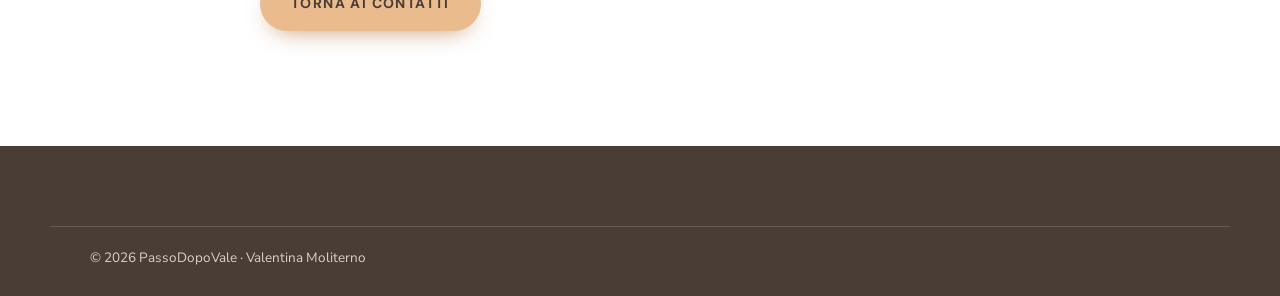
<file: privacy.html>
<!doctype html>
<html lang="it">
<head>
  <meta charset="utf-8">
  <meta name="viewport" content="width=device-width, initial-scale=1">
  <title>Informativa privacy – PassoDopoVale</title>
  <meta name="robots" content="noindex">
  <link rel="preconnect" href="https://fonts.googleapis.com">
  <link rel="preconnect" href="https://fonts.gstatic.com" crossorigin>
  <link rel="stylesheet" href="https://fonts.googleapis.com/css2?family=DM+Sans:opsz,wght@9..40,500;9..40,600;9..40,700&family=Nunito+Sans:opsz,wght@6..12,400;6..12,500;6..12,600&display=swap">
  <link rel="stylesheet" href="css/style.css">
  <style>
    .legal { max-width: 760px; margin-inline: auto; }
    .legal h2 { font-size: clamp(22px, 2vw, 28px); margin: 44px 0 14px; text-align: left; }
    .legal ul { list-style: disc; padding-left: 1.3em; margin-bottom: 1em; }
    .legal .note { background: var(--ivory); border: 1px solid var(--blush); border-radius: 14px; padding: 18px 22px; font-size: 15px; }
  </style>
</head>
<body>
  <header class="site-header">
    <div class="container header__inner">
      <a class="brand" href="index.html">
        <span class="brand__name">PassoDopoVale</span>
        <span class="brand__sub">Valentina Moliterno | Puericultrice</span>
      </a>
      <a class="btn btn--secondary btn--sm" href="index.html">Torna al sito</a>
    </div>
  </header>

  <main class="section bg-white">
    <div class="container">
      <header class="section-head">
        <p class="eyebrow">Privacy</p>
        <h1 style="font-size: clamp(32px, 3.5vw, 46px); line-height: 1.15; font-weight: 600;">Informativa sul trattamento dei dati personali</h1>
      </header>

      <div class="legal">
        <!-- TESTO DA COMPLETARE E VERIFICARE con la titolare prima della pubblicazione (dati fiscali, servizio di invio del modulo, hosting). -->
        <p class="note">Documento in preparazione: i dati della titolare e i fornitori tecnici verranno indicati prima della pubblicazione del sito.</p>

        <h2>Titolare del trattamento</h2>
        <p>Valentina Moliterno – PassoDopoVale. Contatto: <a href="mailto:valentina.moliterno13@gmail.com">valentina.moliterno13@gmail.com</a>.</p>

        <h2>Dati raccolti tramite il modulo di contatto</h2>
        <p>Nome e cognome, indirizzo email, numero di telefono (facoltativo), argomento e testo del messaggio. Ti chiedo di non inserire nel modulo dati sanitari dettagliati relativi al bambino.</p>

        <h2>Finalità e base giuridica</h2>
        <p>I dati sono utilizzati esclusivamente per rispondere alla tua richiesta di informazioni o di consulenza (art. 6, par. 1, lett. b del Regolamento UE 2016/679, misure precontrattuali adottate su richiesta dell'interessato).</p>

        <h2>Conservazione</h2>
        <p>I dati sono conservati per il tempo necessario a gestire la richiesta e gli eventuali successivi contatti.</p>

        <h2>Destinatari</h2>
        <p>I dati non sono diffusi. Possono essere trattati dai fornitori tecnici del sito (hosting e servizio di invio del modulo) in qualità di responsabili del trattamento.</p>

        <h2>Diritti dell'interessato</h2>
        <p>Puoi chiedere in qualsiasi momento l'accesso, la rettifica, la cancellazione o la limitazione dei tuoi dati, opporti al trattamento e proporre reclamo al Garante per la protezione dei dati personali, scrivendo all'indirizzo email indicato sopra.</p>

        <h2>Cookie</h2>
        <p>Il sito non utilizza cookie di profilazione né strumenti di tracciamento.</p>

        <p style="margin-top: 48px;"><a class="btn btn--primary" href="index.html#contatti">Torna ai contatti</a></p>
      </div>
    </div>
  </main>

  <footer class="site-footer">
    <div class="container footer__bottom">
      <p>© 2026 PassoDopoVale · Valentina Moliterno</p>
    </div>
  </footer>
</body>
</html>
</file>
<file: css/style.css>
/* =========================================================
   PassoDopoVale — Valentina Moliterno | Puericultrice
   ========================================================= */

:root {
  /* Palette */
  --white: #FFFFFF;
  --ivory: #FAF5EF;
  --blush: #EBCBBE;
  --sage: #C9D3AD;
  --cocoa: #493D36;

  /* Sfondi sezione (alternanza) */
  --taupe: #A9937B;
  --sand: #D9C0A0;

  /* Accento e CTA */
  --accent: #EABB8D;
  --accent-hover: #E2A877;
  --accent-deep: #B9814F;   /* variante scura per testo grande (titolo hero): 3.3:1 su bianco */

  /* Testo */
  --ink: #2A211C;           /* testo su #A9937B: 5.2:1 */
  --text-soft: #5E5049;     /* testo secondario su bianco/avorio */
  --line: #E8DCCF;

  --ff-head: "DM Sans", system-ui, -apple-system, "Segoe UI", sans-serif;
  --ff-body: "Nunito Sans", system-ui, -apple-system, "Segoe UI", sans-serif;

  --radius-s: 10px;
  --radius-m: 18px;
  --radius-l: 26px;
  --shadow: 0 1px 2px rgba(42, 33, 28, .05), 0 14px 34px -16px rgba(42, 33, 28, .22);
  --header-h: 76px;
  --container: 1180px;
  --gutter: clamp(20px, 4vw, 40px);
  --section-y: clamp(72px, 9vw, 120px);
}

/* ---------- Base ---------- */
*, *::before, *::after { box-sizing: border-box; }
html { scroll-behavior: smooth; scroll-padding-top: calc(var(--header-h) + 8px); -webkit-text-size-adjust: 100%; }
body {
  margin: 0; background: var(--white); color: var(--cocoa);
  font-family: var(--ff-body); font-size: clamp(16px, 1.05vw + 10px, 17.5px); line-height: 1.7;
  -webkit-font-smoothing: antialiased; overflow-x: hidden;
}
img, svg { display: block; max-width: 100%; }
img { height: auto; }
h1, h2, h3 { font-family: var(--ff-head); color: inherit; margin: 0; letter-spacing: -0.015em; text-wrap: balance; }
p { margin: 0 0 1em; text-wrap: pretty; }
p:last-child { margin-bottom: 0; }
strong { font-weight: 700; }
a { color: inherit; text-underline-offset: 3px; text-decoration-thickness: 1px; text-decoration-color: var(--accent-deep); }
a:hover { text-decoration-thickness: 2px; }
:focus-visible { outline: 2px solid var(--cocoa); outline-offset: 3px; border-radius: 4px; }
ul, ol { margin: 0; padding: 0; list-style: none; }

.sr-only { position: absolute !important; width: 1px; height: 1px; padding: 0; margin: -1px; overflow: hidden; clip: rect(0 0 0 0); white-space: nowrap; border: 0; }
.skip-link { position: absolute; left: 16px; top: -60px; z-index: 200; background: var(--cocoa); color: var(--white); padding: 10px 16px; border-radius: var(--radius-s); font-family: var(--ff-head); font-weight: 600; }
.skip-link:focus { top: 12px; }

.container { width: 100%; max-width: var(--container); margin-inline: auto; padding-inline: var(--gutter); }
.container--narrow { max-width: 860px; }

/* ---------- Sfondi sezione ---------- */
.section { padding-block: var(--section-y); position: relative; }
.bg-white { background: var(--white); color: var(--cocoa); --lead: var(--text-soft); }
.bg-taupe { background: var(--taupe); color: var(--ink); --lead: var(--ink); }
.bg-sand  { background: var(--sand);  color: var(--cocoa); --lead: #3E332D; }
.bg-taupe :focus-visible { outline-color: var(--ink); }

/* ---------- Titoli di sezione ---------- */
.eyebrow {
  display: inline-flex; align-items: center; gap: 10px;
  font-family: var(--ff-head); font-weight: 600; font-size: clamp(12px, .3vw + 11px, 13px);
  text-transform: uppercase; letter-spacing: .16em; color: inherit; margin: 0 0 18px;
}
.eyebrow::before, .eyebrow::after { content: ""; width: 22px; height: 1.5px; border-radius: 2px; background: currentColor; opacity: .45; }

h2 { font-size: clamp(30px, 3.5vw, 46px); line-height: 1.15; font-weight: 600; }
h3 { font-size: clamp(19px, .9vw + 14px, 23px); line-height: 1.3; font-weight: 600; }

.section-head { text-align: center; max-width: 760px; margin: 0 auto clamp(44px, 6vw, 68px); }
.section-lead { margin: 18px auto 0; color: var(--lead); font-size: clamp(16.5px, .4vw + 15px, 19px); max-width: 640px; }
.section-cta { text-align: center; margin-top: clamp(44px, 5vw, 60px); }

/* ---------- Pulsanti ---------- */
.btn {
  display: inline-flex; align-items: center; justify-content: center;
  min-height: 52px; padding: 14px 30px;
  font-family: var(--ff-head); font-weight: 700; font-size: 14px;
  letter-spacing: .1em; text-transform: uppercase; text-decoration: none; text-align: center; white-space: nowrap;
  border-radius: 999px; border: 1.5px solid transparent; cursor: pointer;
  transition: background-color .25s ease, color .25s ease, border-color .25s ease, transform .25s ease, box-shadow .25s ease;
}
.btn--primary { background: var(--accent); color: var(--cocoa); box-shadow: 0 10px 24px -12px rgba(185, 129, 79, .9); }
.btn--primary:hover { background: var(--accent-hover); color: var(--cocoa); transform: translateY(-1px); box-shadow: 0 14px 28px -12px rgba(185, 129, 79, .95); }
.btn--secondary { background: rgba(255, 255, 255, .6); color: var(--cocoa); border-color: var(--cocoa); }
.btn--secondary:hover { background: var(--white); }
.btn--sm { min-height: 44px; padding: 10px 22px; font-size: 12.5px; }
.btn--block { width: 100%; }
.btn-row { display: flex; flex-wrap: wrap; justify-content: center; gap: 14px; }

/* ---------- Header ---------- */
.site-header {
  position: sticky; top: 0; z-index: 100; background: rgba(255, 255, 255, .96);
  backdrop-filter: saturate(1.2) blur(10px); -webkit-backdrop-filter: saturate(1.2) blur(10px);
  border-bottom: 1px solid transparent; transition: border-color .3s ease, box-shadow .3s ease;
}
.site-header.is-scrolled { border-bottom-color: var(--line); box-shadow: 0 6px 24px -18px rgba(42, 33, 28, .35); }
.header__inner {
  display: flex; align-items: center; gap: clamp(16px, 2vw, 36px);
  min-height: var(--header-h); max-width: 1440px; margin-inline: auto; padding-inline: clamp(20px, 3vw, 48px);
}
.brand { display: flex; flex-direction: column; justify-content: center; text-decoration: none; line-height: 1.15; min-height: 44px; flex: none; }
.brand__name { font-family: var(--ff-head); font-weight: 700; font-size: 22px; color: var(--cocoa); letter-spacing: -0.02em; }
.brand__sub { font-size: 12px; color: var(--text-soft); margin-top: 3px; white-space: nowrap; }

.nav { margin-left: auto; }
.nav__list { display: flex; align-items: center; gap: clamp(12px, 1.5vw, 28px); }
.nav__list a:not(.btn) {
  font-family: var(--ff-head); font-weight: 500; font-size: clamp(13px, .35vw + 9.5px, 15px); color: var(--cocoa);
  text-decoration: none; white-space: nowrap; position: relative; padding: 10px 0; display: inline-block;
}
.nav__list a:not(.btn)::after {
  content: ""; position: absolute; left: 0; right: 0; bottom: 4px; height: 2px; border-radius: 2px;
  background: var(--accent); transform: scaleX(0); transform-origin: left; transition: transform .3s ease;
}
.nav__list a:not(.btn):hover::after, .nav__list a.is-active::after { transform: scaleX(1); }
.nav__cta-mobile { display: none; }
.header__cta { flex: none; }

.nav-toggle {
  display: none; width: 48px; height: 48px; margin-left: auto; border: 1px solid var(--line); border-radius: 50%;
  background: var(--white); cursor: pointer; align-items: center; justify-content: center;
}
.nav-toggle__bars, .nav-toggle__bars::before, .nav-toggle__bars::after {
  display: block; width: 18px; height: 1.5px; background: var(--cocoa); border-radius: 2px; transition: transform .3s ease;
}
.nav-toggle__bars { position: relative; }
.nav-toggle__bars::before, .nav-toggle__bars::after { content: ""; position: absolute; left: 0; }
.nav-toggle__bars::before { top: -6px; }
.nav-toggle__bars::after { top: 6px; }
.nav-toggle[aria-expanded="true"] .nav-toggle__bars { background: transparent; }
.nav-toggle[aria-expanded="true"] .nav-toggle__bars::before { transform: translateY(6px) rotate(45deg); }
.nav-toggle[aria-expanded="true"] .nav-toggle__bars::after { transform: translateY(-6px) rotate(-45deg); }

/* Desktop compatto: tutte le voci restano su una riga */
@media (min-width: 1024px) and (max-width: 1279px) {
  .brand__sub { display: none; }
  .brand__name { font-size: 19px; }
  .header__inner { gap: 16px; padding-inline: 20px; }
  .nav__list { gap: 13px; }
  .nav__list a:not(.btn) { font-size: 13px; }
  .header__cta { padding: 10px 16px; font-size: 11px; letter-spacing: .05em; }
}

/* Mobile e tablet: menu burger */
@media (max-width: 1023px) {
  .nav-toggle { display: inline-flex; }
  .header__cta { display: none; }
  .nav {
    position: fixed; inset: var(--header-h) 0 auto 0; margin: 0; background: var(--white);
    border-top: 1px solid var(--line); box-shadow: 0 24px 40px -24px rgba(42, 33, 28, .3);
    max-height: calc(100dvh - var(--header-h)); overflow-y: auto;
    visibility: hidden; opacity: 0; transform: translateY(-8px);
    transition: opacity .25s ease, transform .25s ease, visibility 0s linear .25s;
  }
  .nav.is-open { visibility: visible; opacity: 1; transform: none; transition: opacity .25s ease, transform .25s ease; }
  .nav__list { flex-direction: column; align-items: stretch; gap: 0; padding: 8px var(--gutter) 28px; max-width: 560px; margin-inline: auto; }
  .nav__list li { border-bottom: 1px solid var(--line); }
  .nav__list li.nav__cta-mobile { display: block; border-bottom: 0; padding-top: 22px; }
  .nav__list a:not(.btn) { display: flex; align-items: center; justify-content: center; min-height: 52px; font-size: 17px; padding: 0; }
  .nav__list a:not(.btn)::after { display: none; }
  .nav__cta-mobile .btn { width: 100%; }
}
@media (max-width: 420px) {
  :root { --header-h: 68px; }
  .brand__name { font-size: 20px; }
  .brand__sub { font-size: 11px; }
}

/* ---------- Hero ---------- */
.hero {
  position: relative; isolation: isolate; overflow: hidden; background: var(--white);
  min-height: min(calc(100svh - var(--header-h)), 860px);
  display: grid; place-items: center;
  padding-block: clamp(88px, 12vh, 140px) clamp(80px, 11vh, 130px);
}
.hero__media { position: absolute; inset: 0; z-index: -1; }
.hero__photo { position: absolute; inset: 0; width: 100%; height: 100%; object-fit: cover; object-position: 62% 40%; }
.hero__overlay {
  position: absolute; inset: 0;
  background:
    radial-gradient(ellipse 58% 54% at 50% 50%, rgba(255, 255, 255, .68) 0%, rgba(255, 255, 255, .42) 60%, rgba(255, 255, 255, .16) 100%),
    rgba(255, 255, 255, .06);
}
.hero__content { text-align: center; max-width: 940px; }
.hero__title { font-size: clamp(40px, 5vw, 68px); line-height: 1.08; font-weight: 600; letter-spacing: -0.025em; color: var(--cocoa); margin: 0 auto; }
.hero__title-line { display: block; white-space: nowrap; }
.hero__title-accent { color: var(--accent-deep); }
.hero__lead { margin: clamp(20px, 2.5vw, 28px) auto clamp(30px, 3.5vw, 40px); max-width: 620px; font-size: clamp(17px, .5vw + 15px, 20px); color: var(--cocoa); font-weight: 500; }
.hero__micro { margin-top: clamp(28px, 3.5vw, 40px); font-size: 14px; color: var(--cocoa); font-weight: 600; letter-spacing: .03em; display: inline-flex; align-items: center; gap: 10px; }
.hero__micro::before { content: ""; width: 8px; height: 8px; border-radius: 50%; background: var(--accent); }

@media (max-width: 600px) {
  .hero { min-height: auto; padding-block: 72px 76px; }
  .hero__photo { object-position: 70% 50%; }
  .hero__overlay { background: rgba(255, 255, 255, .58); }
  .hero__title { font-size: clamp(28px, 8.6vw, 42px); }
  .btn-row { flex-direction: column; align-items: stretch; max-width: 340px; margin-inline: auto; }
}

/* ---------- Chi sono ---------- */
.about {
  display: grid; max-width: 1080px;
  grid-template-columns: minmax(0, 300px) minmax(0, 1fr);
  grid-template-areas: "head head" "photo text";
  column-gap: clamp(40px, 6vw, 88px); align-items: center;
}
.about__head { grid-area: head; }
.about__photo { grid-area: photo; margin: 0; position: relative; width: 100%; max-width: 300px; justify-self: center; }
.about__photo img { width: 100%; aspect-ratio: 1; object-fit: cover; border-radius: 50%; position: relative; }
.about__ring { position: absolute; inset: -12px; border-radius: 50%; border: 1.5px solid var(--accent); }
.about__ring::after { content: ""; position: absolute; width: 14px; height: 14px; border-radius: 50%; background: var(--accent); right: 10%; bottom: 7%; }
.about__text { grid-area: text; }

@media (max-width: 860px) {
  .about { grid-template-columns: 1fr; grid-template-areas: "photo" "head" "text"; max-width: 640px; }
  .about__photo { max-width: 200px; margin-bottom: 40px; }
  .about__head { margin-bottom: 32px; }
}

.dot-list li { position: relative; padding-left: 22px; margin-bottom: 8px; }
.dot-list li:last-child { margin-bottom: 0; }
.dot-list li::before { content: ""; position: absolute; left: 2px; top: .7em; width: 8px; height: 8px; border-radius: 50%; background: var(--accent); }

/* ---------- A chi mi rivolgo ---------- */
.cards-3 { display: grid; grid-template-columns: repeat(3, minmax(0, 1fr)); gap: clamp(20px, 2.4vw, 32px); }
.t-card { background: var(--white); color: var(--cocoa); border-radius: var(--radius-l); padding: clamp(32px, 3vw, 44px) clamp(26px, 2.6vw, 36px); text-align: center; box-shadow: var(--shadow); }
.t-card h3 { margin: 22px 0 14px; }
.t-card p { color: var(--text-soft); font-size: 16.5px; }
.t-card__icon, .place__icon { display: inline-grid; place-items: center; width: 68px; height: 68px; border-radius: 50%; background: var(--ivory); border: 1.5px solid var(--accent); }
.t-card__icon svg, .place__icon svg { width: 32px; height: 32px; fill: none; stroke: var(--cocoa); stroke-width: 1.6; stroke-linecap: round; stroke-linejoin: round; }
@media (max-width: 900px) { .cards-3 { grid-template-columns: 1fr; max-width: 560px; margin-inline: auto; } }

/* ---------- Approccio: composizione "orbita" ---------- */
.orbit {
  display: grid; max-width: 1120px; margin-inline: auto; align-items: center;
  grid-template-columns: minmax(0, 1fr) clamp(300px, 32vw, 400px) minmax(0, 1fr);
  grid-template-areas: "tl core tr" "bl core br";
  gap: clamp(40px, 5vw, 72px) clamp(36px, 4vw, 64px);
}
.orbit__list { display: contents; }
.orbit__core, .orbit__claim { grid-area: core; }
.orbit__core { position: relative; aspect-ratio: 1; width: 100%; }
.orbit__ring { position: absolute; border-radius: 50%; inset: 0; margin: auto; }
.orbit__ring--1 { width: 100%; height: 100%; border: 1px solid rgba(73, 61, 54, .35); }
.orbit__ring--2 { width: 80%; height: 80%; border: 1.5px dashed rgba(255, 255, 255, .9); }
.orbit__ring--3 { width: 62%; height: 62%; background: var(--ivory); box-shadow: 0 0 0 10px rgba(234, 187, 141, .45), 0 30px 60px -30px rgba(42, 33, 28, .45); }
.orbit__ring--1::before, .orbit__ring--1::after {
  content: ""; position: absolute; width: 14px; height: 14px; border-radius: 50%; background: var(--accent);
  box-shadow: 0 0 0 6px rgba(234, 187, 141, .35);
}
.orbit__ring--1::before { top: 14.6%; left: 14.6%; transform: translate(-50%, -50%); }
.orbit__ring--1::after { bottom: 14.6%; right: 14.6%; transform: translate(50%, 50%); }
.orbit__ring--2::before, .orbit__ring--2::after {
  content: ""; position: absolute; width: 10px; height: 10px; border-radius: 50%; background: var(--cocoa);
}
.orbit__ring--2::before { top: 14.6%; right: 14.6%; transform: translate(50%, -50%); }
.orbit__ring--2::after { bottom: 14.6%; left: 14.6%; transform: translate(-50%, 50%); }

.orbit__claim {
  position: relative; z-index: 1; justify-self: center; align-self: center; text-align: center;
  max-width: 52%; margin: 0; font-family: var(--ff-head); font-weight: 500; font-size: clamp(16px, .6vw + 12px, 19px); line-height: 1.45; color: var(--cocoa);
}
.orbit__claim em { font-style: normal; color: var(--accent-deep); font-weight: 700; }

.orbit__item h3 { margin-bottom: 10px; display: inline-flex; align-items: center; gap: 14px; }
.orbit__item h3::before { content: ""; flex: none; width: 12px; height: 12px; border-radius: 50%; background: var(--accent); box-shadow: 0 0 0 5px rgba(250, 245, 239, .7); }
.orbit__item p { color: var(--lead); font-size: 16.5px; }
.orbit__item--tl { grid-area: tl; text-align: right; }
.orbit__item--bl { grid-area: bl; text-align: right; }
.orbit__item--tr { grid-area: tr; }
.orbit__item--br { grid-area: br; }
.orbit__item--tl h3, .orbit__item--bl h3 { flex-direction: row-reverse; }
.orbit__item--tl, .orbit__item--tr { align-self: end; }
.orbit__item--bl, .orbit__item--br { align-self: start; }
/* sottile filo che collega il testo all'orbita */
.orbit__item { position: relative; }
.orbit__item::after { content: ""; position: absolute; top: .95em; width: clamp(24px, 3vw, 48px); height: 1px; background: rgba(73, 61, 54, .4); }
.orbit__item--tl::after, .orbit__item--bl::after { right: calc(-1 * clamp(24px, 3vw, 48px) - 8px); }
.orbit__item--tr::after, .orbit__item--br::after { left: calc(-1 * clamp(24px, 3vw, 48px) - 8px); }

@media (max-width: 900px) {
  .orbit { grid-template-columns: 1fr; grid-template-areas: "core" "tl" "tr" "bl" "br"; gap: 0; max-width: 520px; }
  .orbit__core { width: min(280px, 80vw); justify-self: center; }
  .orbit__claim { max-width: min(136px, 38vw); font-size: 14px; line-height: 1.4; }
  .orbit__item--tl { margin-top: 36px; }
  .orbit__item, .orbit__item--tl, .orbit__item--bl { text-align: center; padding: 28px 0; }
  .orbit__item h3, .orbit__item--tl h3, .orbit__item--bl h3 { flex-direction: column; gap: 14px; }
  .orbit__item::after { display: none; }
  .orbit__item + .orbit__item { border-top: 1px solid rgba(73, 61, 54, .2); }
}

/* ---------- Servizi ---------- */
.cards-2x2 { display: grid; grid-template-columns: repeat(2, minmax(0, 1fr)); grid-auto-rows: 1fr; gap: clamp(20px, 2.2vw, 30px); max-width: 940px; margin-inline: auto; }
.s-card { background: var(--ivory); border-radius: var(--radius-l); overflow: hidden; box-shadow: var(--shadow); display: flex; flex-direction: column; height: 100%; }
.s-card__media { aspect-ratio: 3 / 2; overflow: hidden; flex: none; }
.s-card__media img { width: 100%; height: 100%; object-fit: cover; transition: transform .8s ease; }
.s-card:hover .s-card__media img { transform: scale(1.03); }
.s-card__body { padding: clamp(22px, 2.4vw, 30px); flex: 1; display: flex; flex-direction: column; }
.s-card__body h3 { margin-bottom: 12px; }
.s-card__body > p { color: var(--text-soft); font-size: 16.5px; margin-bottom: 22px; }
.s-card__body .dot-list { margin-top: auto; padding-top: 20px; border-top: 1px solid var(--line); font-size: 16px; }
@media (max-width: 860px) { .cards-2x2 { grid-template-columns: 1fr; grid-auto-rows: auto; max-width: 560px; margin-inline: auto; } }

/* ---------- Come funziona: percorso animato ---------- */
.path { position: relative; max-width: 1120px; margin-inline: auto; --progress: 0; }
.path__track { position: absolute; background: rgba(255, 255, 255, .35); border-radius: 2px; pointer-events: none; }
.path__fill { position: absolute; left: 0; top: 0; border-radius: 2px; background: linear-gradient(90deg, var(--ivory), var(--accent)); }
.path__fill::after {
  content: ""; position: absolute; width: 14px; height: 14px; border-radius: 50%; background: var(--accent);
  box-shadow: 0 0 0 6px rgba(234, 187, 141, .45), 0 0 26px 6px rgba(250, 245, 239, .8);
}
.path--h .path__track { height: 2px; }
.path--h .path__fill { height: 100%; width: calc(var(--progress) * 100%); }
.path--h .path__fill::after { right: -7px; top: 50%; transform: translateY(-50%); }
.path--v .path__track { width: 2px; }
.path--v .path__fill { width: 100%; height: calc(var(--progress) * 100%); background: linear-gradient(180deg, var(--ivory), var(--accent)); }
.path--v .path__fill::after { bottom: -7px; left: 50%; transform: translateX(-50%); }

.path__steps { display: grid; grid-template-columns: repeat(4, minmax(0, 1fr)); gap: clamp(24px, 3vw, 44px); position: relative; }
.path__step { text-align: center; }
.path__node {
  display: block; width: 22px; height: 22px; margin: 0 auto 30px; border-radius: 50%;
  background: var(--taupe); border: 2px solid var(--ivory); position: relative; z-index: 1;
  transition: background-color .5s ease, box-shadow .6s ease, transform .5s ease;
}
.path__num {
  display: block; font-family: var(--ff-head); font-weight: 700; font-size: clamp(52px, 5vw, 72px); line-height: 1; letter-spacing: -0.03em;
  color: transparent; -webkit-text-stroke: 1.3px var(--ink); margin-bottom: 18px;
  transition: color .6s ease, transform .6s ease, text-shadow .6s ease; transform: translateY(6px);
}
.path__step h3 { margin-bottom: 10px; }
.path__step p { font-size: 16.5px; max-width: 270px; margin-inline: auto; }
.path__step.is-active .path__node { background: var(--accent); transform: scale(1.15); box-shadow: 0 0 0 8px rgba(234, 187, 141, .35), 0 0 30px 4px rgba(250, 245, 239, .7); }
.path__step.is-active .path__num { color: var(--accent); transform: none; text-shadow: 0 10px 30px rgba(250, 245, 239, .55); }

@media (max-width: 860px) {
  .path { max-width: 520px; }
  .path__steps { grid-template-columns: 1fr; gap: 44px; }
  .path__step { text-align: left; display: grid; grid-template-columns: 22px 1fr; column-gap: 26px; }
  .path__node { grid-row: 1 / span 3; margin: 14px 0 0; }
  .path__num { font-size: 52px; margin-bottom: 10px; }
  .path__step p { max-width: none; margin: 0; }
}

/* ---------- Dove ricevo ---------- */
.places { display: grid; grid-template-columns: repeat(3, minmax(0, 1fr)); gap: clamp(18px, 2vw, 28px); max-width: 940px; margin-inline: auto; }
.place { background: var(--ivory); border-radius: var(--radius-m); padding: 30px 24px 32px; text-align: center; box-shadow: var(--shadow); }
.place h3 { margin: 18px 0 8px; font-size: 20px; }
.place p { color: var(--text-soft); font-size: 16px; line-height: 1.55; }
.place__icon { width: 60px; height: 60px; background: var(--white); }
.place__icon svg { width: 28px; height: 28px; }
@media (max-width: 760px) { .places { grid-template-columns: 1fr; max-width: 380px; } }

/* ---------- FAQ ---------- */
.faq { display: grid; gap: 14px; }
.faq__item { background: var(--ivory); border-radius: var(--radius-m); border: 1px solid var(--line); transition: box-shadow .3s ease; }
.faq__item:has(button[aria-expanded="true"]) { box-shadow: var(--shadow); }
.faq__q { font-size: inherit; }
.faq__q button {
  all: unset; box-sizing: border-box; width: 100%; cursor: pointer;
  display: flex; align-items: center; justify-content: space-between; gap: 20px;
  padding: 20px 24px; min-height: 64px; border-radius: var(--radius-m);
  font-family: var(--ff-head); font-weight: 600; font-size: clamp(16.5px, .4vw + 15px, 19px); line-height: 1.4; color: var(--cocoa);
}
.faq__q button:focus-visible { outline: 2px solid var(--cocoa); outline-offset: 2px; }
.faq__icon { flex: none; width: 34px; height: 34px; border-radius: 50%; background: var(--accent); position: relative; }
.faq__icon::before, .faq__icon::after { content: ""; position: absolute; left: 50%; top: 50%; width: 12px; height: 1.6px; background: var(--cocoa); transform: translate(-50%, -50%); transition: transform .3s ease; }
.faq__icon::after { transform: translate(-50%, -50%) rotate(90deg); }
.faq__q button[aria-expanded="true"] .faq__icon::after { transform: translate(-50%, -50%) rotate(0deg); }
.faq__a { overflow: hidden; transition: height .35s ease; }
.faq__a p { padding: 0 24px 22px; color: var(--text-soft); }

/* ---------- Contatti ---------- */
.form { background: var(--white); color: var(--cocoa); border-radius: var(--radius-l); padding: clamp(22px, 2.6vw, 32px); box-shadow: 0 30px 60px -30px rgba(42, 33, 28, .45); max-width: 560px; margin-inline: auto; }
.form__row--2 { display: grid; grid-template-columns: repeat(2, minmax(0, 1fr)); gap: 0 18px; }
.field { margin-bottom: 18px; display: flex; flex-direction: column; }
.field label { font-family: var(--ff-head); font-weight: 500; font-size: 14.5px; margin-bottom: 7px; }
.field__opt { color: var(--text-soft); font-weight: 400; }
.field input, .field select, .field textarea {
  font: inherit; font-size: 16px; color: var(--cocoa); width: 100%; min-height: 48px; padding: 11px 14px;
  background: var(--ivory); border: 1px solid #DCCAB9; border-radius: var(--radius-s); transition: border-color .2s ease, box-shadow .2s ease, background-color .2s ease;
}
.field select { appearance: none; -webkit-appearance: none; padding-right: 40px;
  background: var(--ivory) no-repeat right 14px center/12px url("data:image/svg+xml,%3Csvg xmlns='http://www.w3.org/2000/svg' viewBox='0 0 12 8'%3E%3Cpath d='M1 1.5 6 6.5l5-5' fill='none' stroke='%23493D36' stroke-width='1.5' stroke-linecap='round'/%3E%3C/svg%3E"); }
.field textarea { resize: vertical; min-height: 116px; }
.field input:focus, .field select:focus, .field textarea:focus { outline: none; background-color: var(--white); border-color: var(--accent-deep); box-shadow: 0 0 0 3px rgba(234, 187, 141, .5); }
.field [aria-invalid="true"] { border-color: #A4473A; }
.field__hint { font-size: 13.5px; color: var(--text-soft); margin: 7px 0 0; line-height: 1.5; }
.field__error { font-size: 14px; color: #9A3F33; margin: 6px 0 0; }
.field--check { flex-direction: row; flex-wrap: wrap; align-items: flex-start; gap: 12px; margin-bottom: 24px; }
.field--check input { width: 22px; height: 22px; min-height: 0; margin: 2px 0 0; flex: none; accent-color: var(--accent-deep); padding: 0; }
.field--check label { flex: 1; font-family: var(--ff-body); font-weight: 400; font-size: 14.5px; line-height: 1.55; margin: 0; }
.field--check .field__error { flex-basis: 100%; }
.form__status:empty { display: none; }
.form__status { margin-top: 18px; padding: 16px 18px; border-radius: var(--radius-s); background: var(--ivory); border: 1px solid var(--accent); font-size: 15px; }
.form__status.is-success { background: #F1F4E8; border-color: var(--sage); }
.form__status.is-error { background: #FBF0EC; border-color: var(--blush); }
.form__status .btn { margin-top: 12px; }
@media (max-width: 560px) { .form__row--2 { grid-template-columns: 1fr; } }

/* ---------- Footer ---------- */
.site-footer { background: var(--cocoa); color: var(--ivory); padding-top: clamp(56px, 7vw, 80px); }
.site-footer a { color: var(--ivory); text-decoration: none; }
.site-footer a:hover { color: var(--accent); text-decoration: underline; }
.site-footer :focus-visible { outline-color: var(--accent); }
.footer__inner { display: flex; flex-wrap: wrap; justify-content: space-between; gap: 40px; padding-bottom: 44px; }
.footer__name { font-family: var(--ff-head); font-weight: 700; font-size: 26px; color: var(--white); margin-bottom: 4px; letter-spacing: -0.02em; }
.footer__sub { font-size: 14.5px; color: #E6DCD3; margin-bottom: 18px; }
.footer__claim { font-family: var(--ff-head); font-weight: 500; font-size: 17px; color: var(--accent); max-width: 340px; }
.footer__nav ul { display: grid; grid-template-columns: repeat(2, auto); gap: 2px 56px; }
.footer__nav a { display: inline-flex; align-items: center; min-height: 40px; font-size: 15.5px; }
.footer__bottom { border-top: 1px solid rgba(250, 245, 239, .16); padding-block: 20px 26px; font-size: 13.5px; color: #DCD0C6; display: flex; flex-wrap: wrap; justify-content: space-between; gap: 8px 24px; }
.footer__bottom p { margin: 0; }
.footer__legal { display: flex; gap: 24px; }
.footer__legal a { min-height: 32px; display: inline-flex; align-items: center; }
@media (max-width: 640px) {
  .footer__inner { flex-direction: column; text-align: center; align-items: center; }
  .footer__claim { margin-inline: auto; }
  .footer__nav ul { gap: 0 28px; justify-items: center; }
  .footer__bottom { justify-content: center; text-align: center; }
}

/* ---------- Animazioni ---------- */
.js .reveal { opacity: 0; transform: translateY(14px); transition: opacity .7s ease, transform .7s ease; }
.js .reveal.is-visible { opacity: 1; transform: none; }
.js .orbit__core.reveal { transform: scale(.92) rotate(-8deg); transition: opacity 1s ease, transform 1.2s cubic-bezier(.2, .7, .2, 1); }
.js .orbit__core.reveal.is-visible { transform: none; }

@media (prefers-reduced-motion: reduce) {
  html { scroll-behavior: auto; }
  *, *::before, *::after { transition-duration: .01ms !important; animation-duration: .01ms !important; }
  .js .reveal, .js .orbit__core.reveal { opacity: 1; transform: none; }
}
</file>
